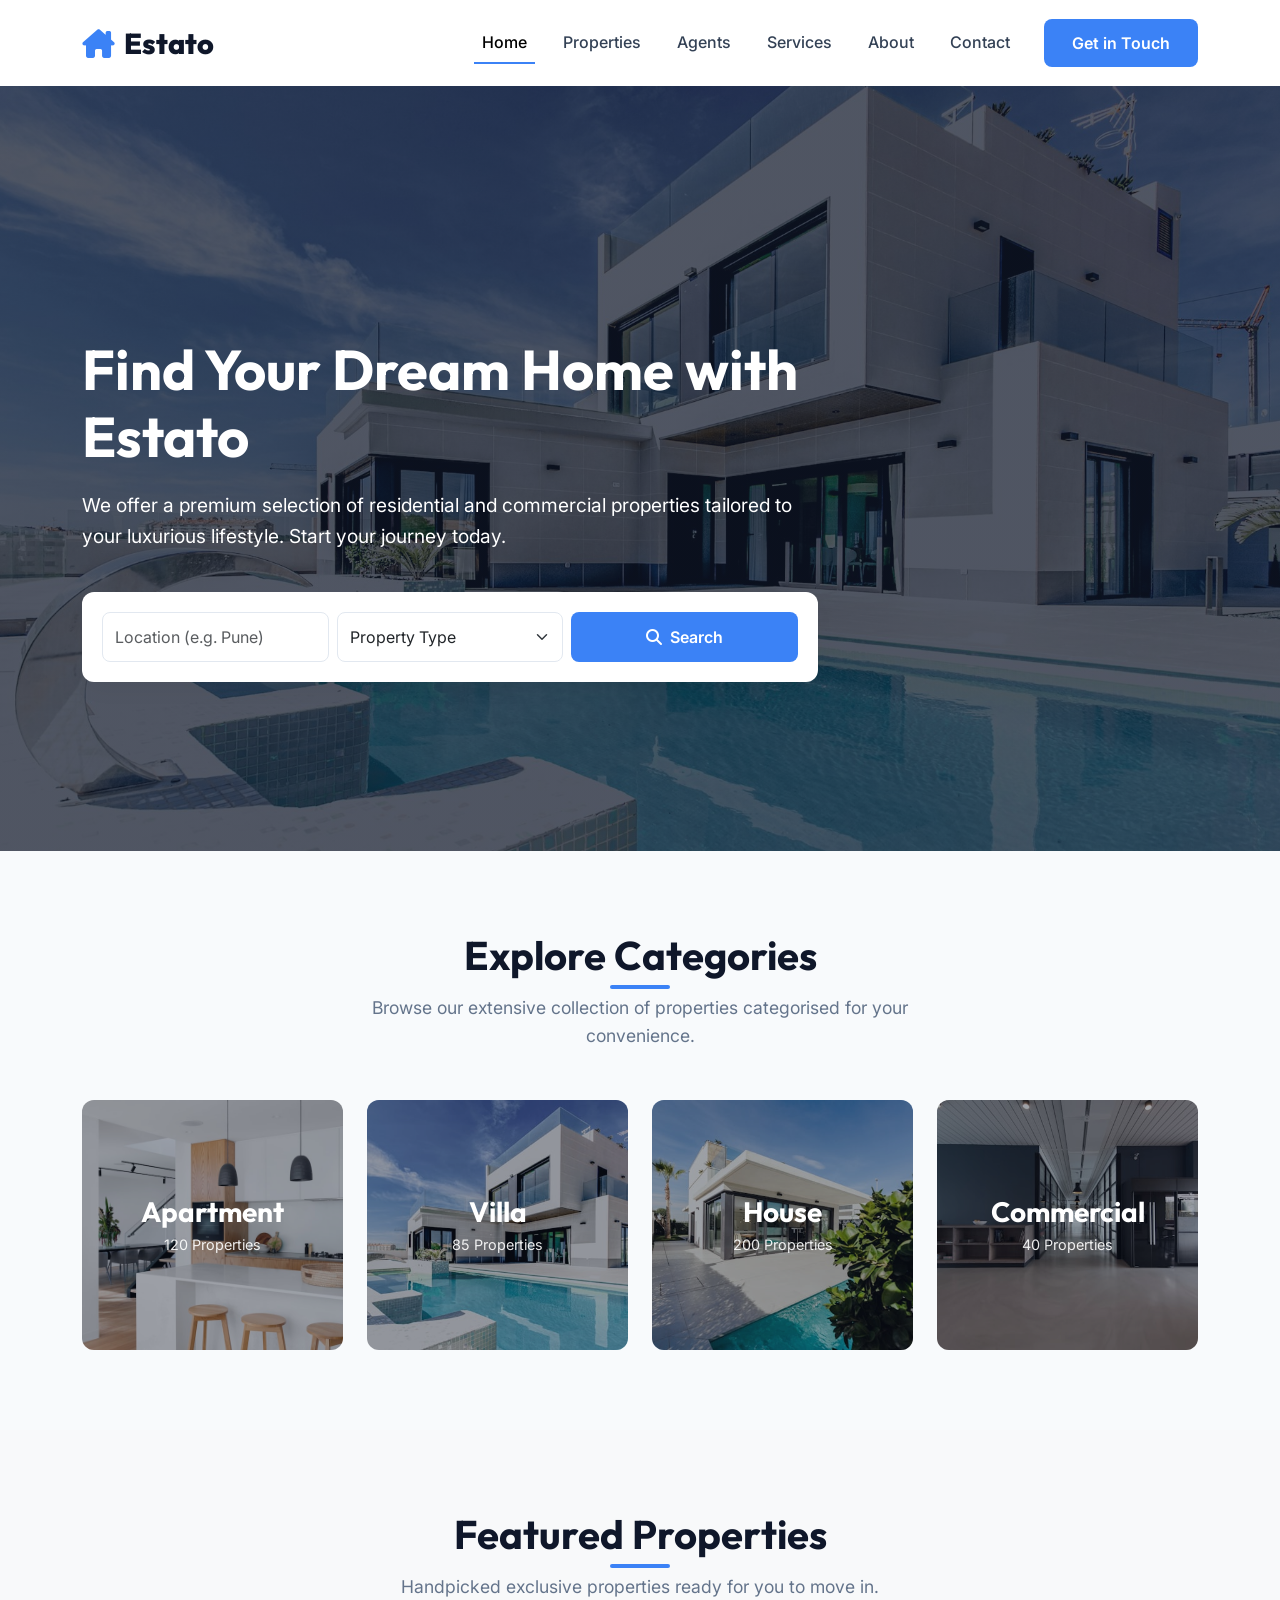
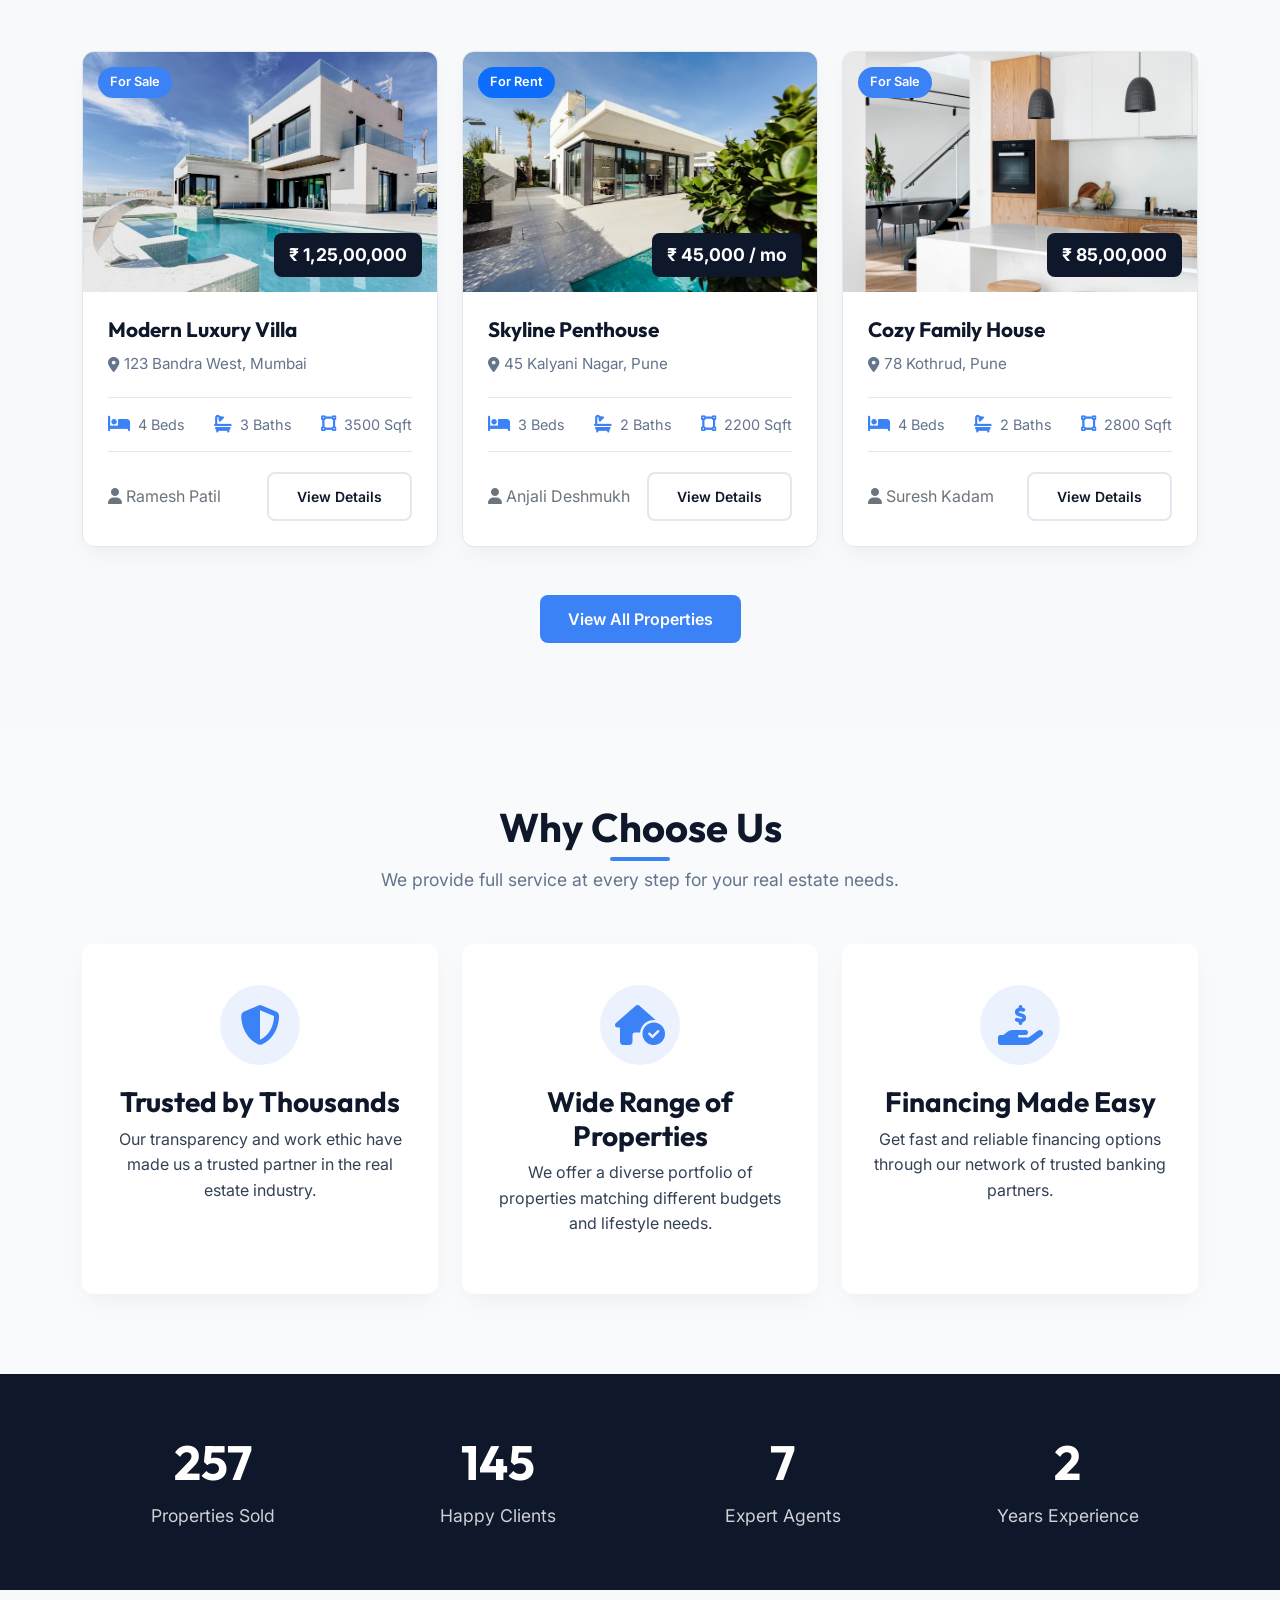
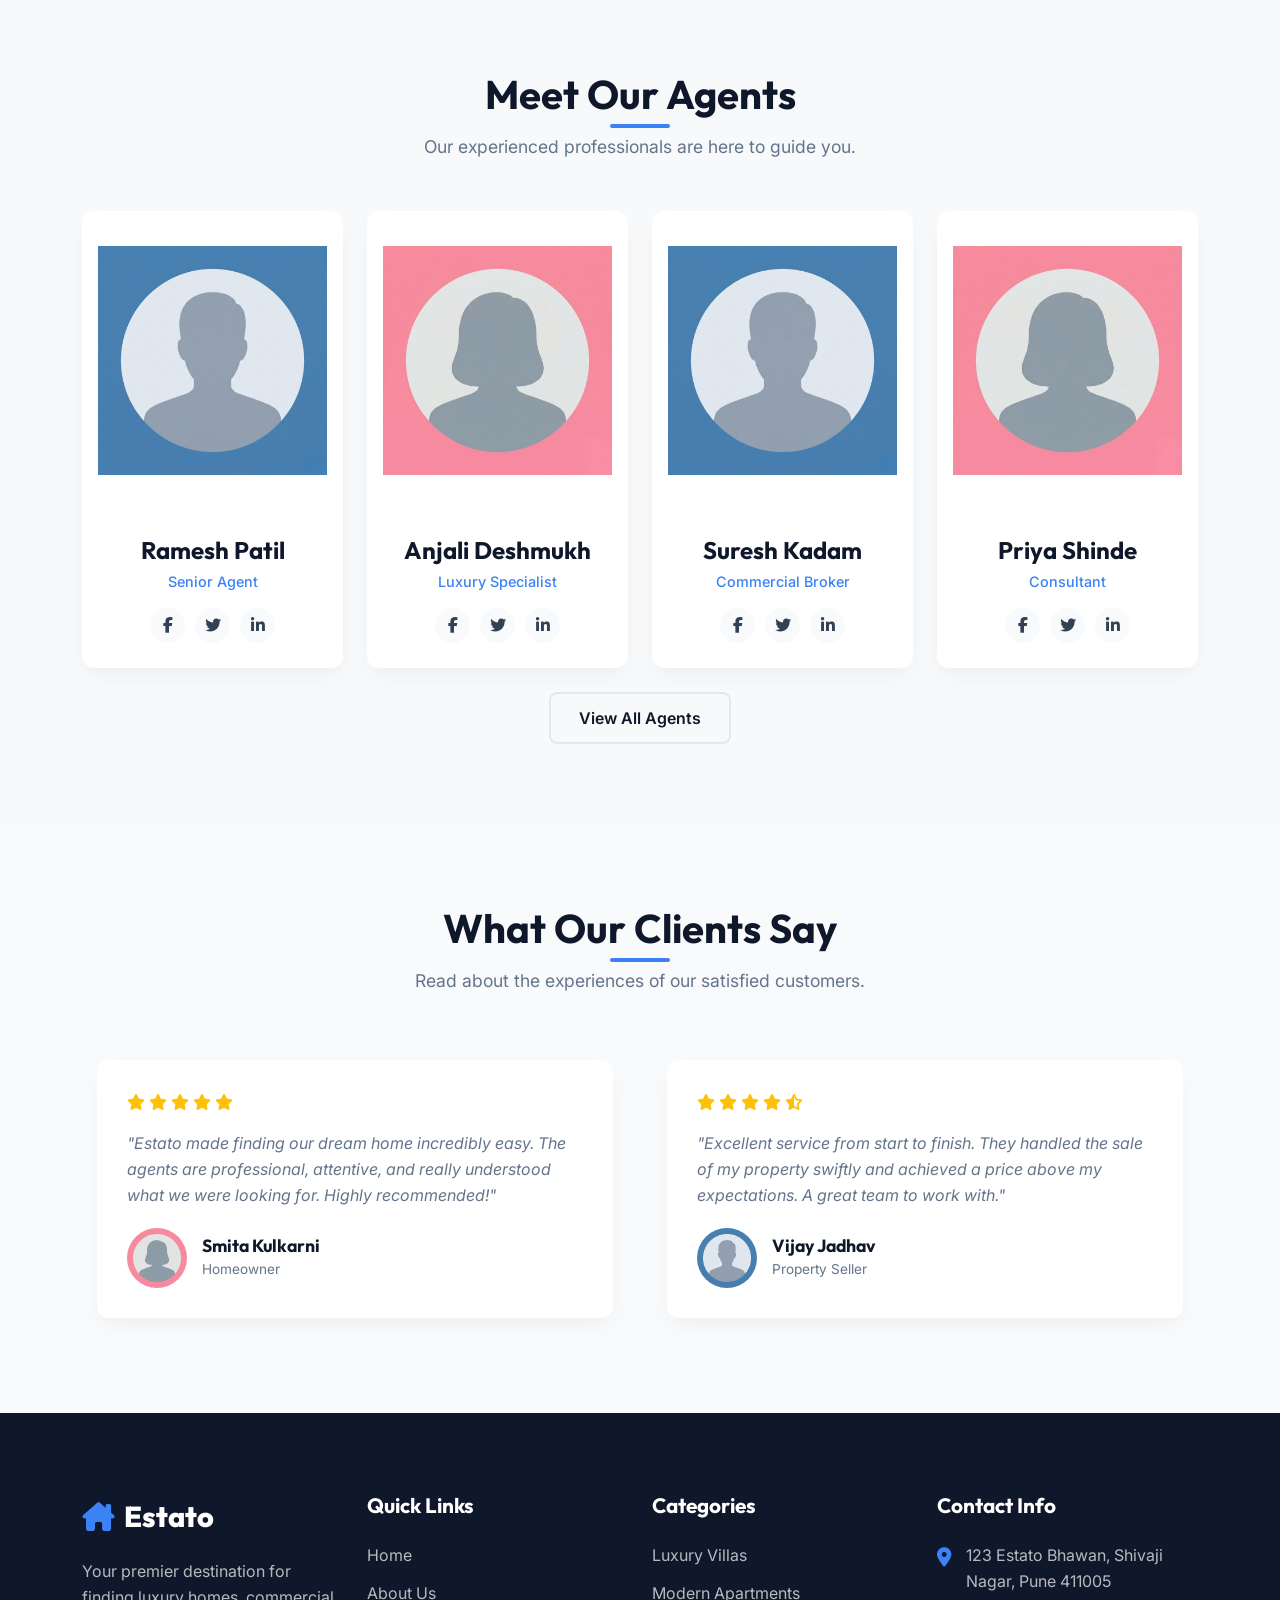
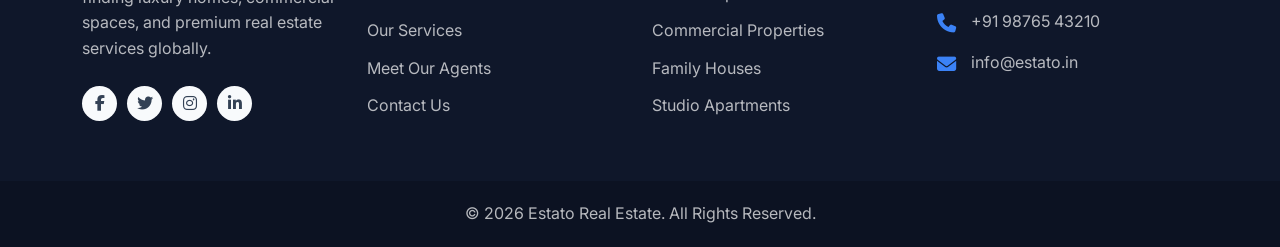
<file: index.html>
<!DOCTYPE html>
<html lang="en">
<head>
    <meta charset="UTF-8">
    <meta name="viewport" content="width=device-width, initial-scale=1.0">
    <title>Estato - Premium Real Estate</title>
    
    <!-- Bootstrap 5 CSS -->
    <link href="https://cdn.jsdelivr.net/npm/bootstrap@5.3.0/dist/css/bootstrap.min.css" rel="stylesheet">
    
    <!-- FontAwesome Icons -->
    <link rel="stylesheet" href="https://cdnjs.cloudflare.com/ajax/libs/font-awesome/6.4.0/css/all.min.css">
    
    <!-- Custom CSS -->
    <link rel="stylesheet" href="css/style.css">
    <link rel="stylesheet" href="css/responsive.css">
</head>
<body>

    <!-- Sticky Navbar -->
    <nav class="navbar navbar-expand-lg navbar-light bg-white">
        <div class="container">
            <a class="navbar-brand" href="index.html">
                <i class="fa-solid fa-house-chimney"></i> Estato
            </a>
            <button class="navbar-toggler" type="button" data-bs-toggle="collapse" data-bs-target="#navbarNav" aria-controls="navbarNav" aria-expanded="false" aria-label="Toggle navigation">
                <span class="navbar-toggler-icon"></span>
            </button>
            <div class="collapse navbar-collapse" id="navbarNav">
                <ul class="navbar-nav ms-auto">
                    <li class="nav-item">
                        <a class="nav-link active" href="index.html">Home</a>
                    </li>
                    <li class="nav-item">
                        <a class="nav-link" href="pages/properties.html">Properties</a>
                    </li>
                    <li class="nav-item">
                        <a class="nav-link" href="pages/agents.html">Agents</a>
                    </li>
                    <li class="nav-item">
                        <a class="nav-link" href="pages/services.html">Services</a>
                    </li>
                    <li class="nav-item">
                        <a class="nav-link" href="pages/about.html">About</a>
                    </li>
                    <li class="nav-item">
                        <a class="nav-link" href="pages/contact.html">Contact</a>
                    </li>
                </ul>
                <div class="d-none d-lg-block ms-3">
                    <a href="pages/contact.html" class="btn btn-custom-primary">Get in Touch</a>
                </div>
            </div>
        </div>
    </nav>

    <!-- Hero Banner with Property Search -->
    <section class="hero-section">
        <div class="container">
            <div class="row align-items-center">
                <div class="col-lg-8">
                    <div class="hero-content">
                        <h1>Find Your Dream Home with Estato</h1>
                        <p>We offer a premium selection of residential and commercial properties tailored to your luxurious lifestyle. Start your journey today.</p>
                        
                        <!-- Property Search Form -->
                        <form id="heroSearchForm" action="pages/properties.html" class="hero-search-form mt-4">
                            <div class="row g-2">
                                <div class="col-md-4">
                                    <input type="text" class="form-control" placeholder="Location (e.g. Pune)" id="heroSearchLocation">
                                </div>
                                <div class="col-md-4">
                                    <select class="form-select" id="heroSearchType">
                                        <option value="any" selected>Property Type</option>
                                        <option value="villa">Villa</option>
                                        <option value="apartment">Apartment</option>
                                        <option value="house">House</option>
                                        <option value="commercial">Commercial</option>
                                    </select>
                                </div>
                                <div class="col-md-4">
                                    <button type="submit" class="btn btn-custom-primary w-100 h-100 d-flex align-items-center justify-content-center">
                                        <i class="fa-solid fa-magnifying-glass"></i> Search
                                    </button>
                                </div>
                            </div>
                        </form>
                    </div>
                </div>
            </div>
        </div>
    </section>

    <!-- Property Categories -->
    <section class="section-padding">
        <div class="container">
            <div class="section-title">
                <h2>Explore Categories</h2>
                <p>Browse our extensive collection of properties categorised for your convenience.</p>
            </div>
            <div class="row g-4">
                <div class="col-md-3 col-sm-6">
                    <a href="pages/properties.html" class="category-card">
                        <img src="images/image_8.jpg" alt="Apartment">
                        <div class="category-content">
                            <h3>Apartment</h3>
                            <p>120 Properties</p>
                        </div>
                    </a>
                </div>
                <div class="col-md-3 col-sm-6">
                    <a href="pages/properties.html" class="category-card">
                        <img src="images/image_13.jpg" alt="Villa">
                        <div class="category-content">
                            <h3>Villa</h3>
                            <p>85 Properties</p>
                        </div>
                    </a>
                </div>
                <div class="col-md-3 col-sm-6">
                    <a href="pages/properties.html" class="category-card">
                        <img src="images/image_29.jpg" alt="House">
                        <div class="category-content">
                            <h3>House</h3>
                            <p>200 Properties</p>
                        </div>
                    </a>
                </div>
                <div class="col-md-3 col-sm-6">
                    <a href="pages/properties.html" class="category-card">
                        <img src="images/image_14.jpg" alt="Commercial">
                        <div class="category-content">
                            <h3>Commercial</h3>
                            <p>40 Properties</p>
                        </div>
                    </a>
                </div>
            </div>
        </div>
    </section>

    <!-- Featured Properties -->
    <section class="section-padding bg-light">
        <div class="container">
            <div class="section-title">
                <h2>Featured Properties</h2>
                <p>Handpicked exclusive properties ready for you to move in.</p>
            </div>
            <div class="row g-4">
                <!-- Property 1 -->
                <div class="col-lg-4 col-md-6">
                    <div class="property-card">
                        <div class="property-img">
                            <span class="property-badge">For Sale</span>
                            <span class="property-price">₹ 1,25,00,000</span>
                            <img src="images/image_9.jpg" alt="Luxury Villa">
                        </div>
                        <div class="property-content">
                            <h3 class="property-title"><a href="pages/property-details.html">Modern Luxury Villa</a></h3>
                            <div class="property-location">
                                <i class="fa-solid fa-location-dot"></i> 123 Bandra West, Mumbai
                            </div>
                            <div class="property-features">
                                <div class="feature-item"><i class="fa-solid fa-bed"></i> 4 Beds</div>
                                <div class="feature-item"><i class="fa-solid fa-bath"></i> 3 Baths</div>
                                <div class="feature-item"><i class="fa-solid fa-vector-square"></i> 3500 Sqft</div>
                            </div>
                            <div class="property-footer">
                                <span class="text-secondary"><i class="fa-solid fa-user"></i> Ramesh Patil</span>
                                <a href="pages/property-details.html" class="btn btn-custom-outline btn-sm">View Details</a>
                            </div>
                        </div>
                    </div>
                </div>
                <!-- Property 2 -->
                <div class="col-lg-4 col-md-6">
                    <div class="property-card">
                        <div class="property-img">
                            <span class="property-badge bg-primary">For Rent</span>
                            <span class="property-price">₹ 45,000 / mo</span>
                            <img src="images/image_2.jpg" alt="Penthouse">
                        </div>
                        <div class="property-content">
                            <h3 class="property-title"><a href="pages/property-details.html">Skyline Penthouse</a></h3>
                            <div class="property-location">
                                <i class="fa-solid fa-location-dot"></i> 45 Kalyani Nagar, Pune
                            </div>
                            <div class="property-features">
                                <div class="feature-item"><i class="fa-solid fa-bed"></i> 3 Beds</div>
                                <div class="feature-item"><i class="fa-solid fa-bath"></i> 2 Baths</div>
                                <div class="feature-item"><i class="fa-solid fa-vector-square"></i> 2200 Sqft</div>
                            </div>
                            <div class="property-footer">
                                <span class="text-secondary"><i class="fa-solid fa-user"></i> Anjali Deshmukh</span>
                                <a href="pages/property-details.html" class="btn btn-custom-outline btn-sm">View Details</a>
                            </div>
                        </div>
                    </div>
                </div>
                <!-- Property 3 -->
                <div class="col-lg-4 col-md-6">
                    <div class="property-card">
                        <div class="property-img">
                            <span class="property-badge">For Sale</span>
                            <span class="property-price">₹ 85,00,000</span>
                            <img src="images/image_10.jpg" alt="Family House">
                        </div>
                        <div class="property-content">
                            <h3 class="property-title"><a href="pages/property-details.html">Cozy Family House</a></h3>
                            <div class="property-location">
                                <i class="fa-solid fa-location-dot"></i> 78 Kothrud, Pune
                            </div>
                            <div class="property-features">
                                <div class="feature-item"><i class="fa-solid fa-bed"></i> 4 Beds</div>
                                <div class="feature-item"><i class="fa-solid fa-bath"></i> 2 Baths</div>
                                <div class="feature-item"><i class="fa-solid fa-vector-square"></i> 2800 Sqft</div>
                            </div>
                            <div class="property-footer">
                                <span class="text-secondary"><i class="fa-solid fa-user"></i> Suresh Kadam</span>
                                <a href="pages/property-details.html" class="btn btn-custom-outline btn-sm">View Details</a>
                            </div>
                        </div>
                    </div>
                </div>
            </div>
            <div class="text-center mt-5">
                <a href="pages/properties.html" class="btn btn-custom-primary">View All Properties</a>
            </div>
        </div>
    </section>

    <!-- Why Choose Us -->
    <section class="section-padding">
        <div class="container">
            <div class="section-title">
                <h2>Why Choose Us</h2>
                <p>We provide full service at every step for your real estate needs.</p>
            </div>
            <div class="row g-4">
                <div class="col-md-4">
                    <div class="feature-box">
                        <div class="icon-wrapper">
                            <i class="fa-solid fa-shield-halved"></i>
                        </div>
                        <h3>Trusted by Thousands</h3>
                        <p>Our transparency and work ethic have made us a trusted partner in the real estate industry.</p>
                    </div>
                </div>
                <div class="col-md-4">
                    <div class="feature-box">
                        <div class="icon-wrapper">
                            <i class="fa-solid fa-house-circle-check"></i>
                        </div>
                        <h3>Wide Range of Properties</h3>
                        <p>We offer a diverse portfolio of properties matching different budgets and lifestyle needs.</p>
                    </div>
                </div>
                <div class="col-md-4">
                    <div class="feature-box">
                        <div class="icon-wrapper">
                            <i class="fa-solid fa-hand-holding-dollar"></i>
                        </div>
                        <h3>Financing Made Easy</h3>
                        <p>Get fast and reliable financing options through our network of trusted banking partners.</p>
                    </div>
                </div>
            </div>
        </div>
    </section>

    <!-- Company Statistics Counter -->
    <section class="counter-section">
        <div class="container">
            <div class="row">
                <div class="col-md-3 col-6">
                    <div class="counter-item">
                        <h3 class="counter-value" data-target="1500">0</h3>
                        <p>Properties Sold</p>
                    </div>
                </div>
                <div class="col-md-3 col-6">
                    <div class="counter-item">
                        <h3 class="counter-value" data-target="850">0</h3>
                        <p>Happy Clients</p>
                    </div>
                </div>
                <div class="col-md-3 col-6">
                    <div class="counter-item">
                        <h3 class="counter-value" data-target="45">0</h3>
                        <p>Expert Agents</p>
                    </div>
                </div>
                <div class="col-md-3 col-6">
                    <div class="counter-item">
                        <h3 class="counter-value" data-target="15">0</h3>
                        <p>Years Experience</p>
                    </div>
                </div>
            </div>
        </div>
    </section>

    <!-- Featured Agents -->
    <section class="section-padding bg-light">
        <div class="container">
            <div class="section-title">
                <h2>Meet Our Agents</h2>
                <p>Our experienced professionals are here to guide you.</p>
            </div>
            <div class="row g-4">
                <!-- Agent 1 -->
                <div class="col-md-3 col-sm-6">
                    <div class="agent-card">
                        <div class="agent-img">
                            <img src="images/person1.jpeg" alt="Agent">
                        </div>
                        <div class="agent-info">
                            <h4>Ramesh Patil</h4>
                            <p>Senior Agent</p>
                            <div class="agent-social">
                                <a href="#"><i class="fa-brands fa-facebook-f"></i></a>
                                <a href="#"><i class="fa-brands fa-twitter"></i></a>
                                <a href="#"><i class="fa-brands fa-linkedin-in"></i></a>
                            </div>
                        </div>
                    </div>
                </div>
                <!-- Agent 2 -->
                <div class="col-md-3 col-sm-6">
                    <div class="agent-card">
                        <div class="agent-img">
                            <img src="images/person2.jpeg" alt="Agent">
                        </div>
                        <div class="agent-info">
                            <h4>Anjali Deshmukh</h4>
                            <p>Luxury Specialist</p>
                            <div class="agent-social">
                                <a href="#"><i class="fa-brands fa-facebook-f"></i></a>
                                <a href="#"><i class="fa-brands fa-twitter"></i></a>
                                <a href="#"><i class="fa-brands fa-linkedin-in"></i></a>
                            </div>
                        </div>
                    </div>
                </div>
                <!-- Agent 3 -->
                <div class="col-md-3 col-sm-6">
                    <div class="agent-card">
                        <div class="agent-img">
                            <img src="images/person1.jpeg" alt="Agent">
                        </div>
                        <div class="agent-info">
                            <h4>Suresh Kadam</h4>
                            <p>Commercial Broker</p>
                            <div class="agent-social">
                                <a href="#"><i class="fa-brands fa-facebook-f"></i></a>
                                <a href="#"><i class="fa-brands fa-twitter"></i></a>
                                <a href="#"><i class="fa-brands fa-linkedin-in"></i></a>
                            </div>
                        </div>
                    </div>
                </div>
                <!-- Agent 4 -->
                <div class="col-md-3 col-sm-6">
                    <div class="agent-card">
                        <div class="agent-img">
                            <img src="images/person2.jpeg" alt="Agent">
                        </div>
                        <div class="agent-info">
                            <h4>Priya Shinde</h4>
                            <p>Consultant</p>
                            <div class="agent-social">
                                <a href="#"><i class="fa-brands fa-facebook-f"></i></a>
                                <a href="#"><i class="fa-brands fa-twitter"></i></a>
                                <a href="#"><i class="fa-brands fa-linkedin-in"></i></a>
                            </div>
                        </div>
                    </div>
                </div>
            </div>
            <div class="text-center mt-4">
                <a href="pages/agents.html" class="btn btn-custom-outline">View All Agents</a>
            </div>
        </div>
    </section>

    <!-- Customer Testimonials -->
    <section class="section-padding">
        <div class="container">
            <div class="section-title">
                <h2>What Our Clients Say</h2>
                <p>Read about the experiences of our satisfied customers.</p>
            </div>
            <div class="row">
                <div class="col-md-6">
                    <div class="testimonial-card">
                        <div class="mb-3 text-warning">
                            <i class="fa-solid fa-star"></i>
                            <i class="fa-solid fa-star"></i>
                            <i class="fa-solid fa-star"></i>
                            <i class="fa-solid fa-star"></i>
                            <i class="fa-solid fa-star"></i>
                        </div>
                        <p class="testimonial-text">"Estato made finding our dream home incredibly easy. The agents are professional, attentive, and really understood what we were looking for. Highly recommended!"</p>
                        <div class="testimonial-author">
                            <img src="images/person2.jpeg" alt="Client">
                            <div>
                                <h5>Smita Kulkarni</h5>
                                <span>Homeowner</span>
                            </div>
                        </div>
                    </div>
                </div>
                <div class="col-md-6">
                    <div class="testimonial-card">
                        <div class="mb-3 text-warning">
                            <i class="fa-solid fa-star"></i>
                            <i class="fa-solid fa-star"></i>
                            <i class="fa-solid fa-star"></i>
                            <i class="fa-solid fa-star"></i>
                            <i class="fa-solid fa-star-half-stroke"></i>
                        </div>
                        <p class="testimonial-text">"Excellent service from start to finish. They handled the sale of my property swiftly and achieved a price above my expectations. A great team to work with."</p>
                        <div class="testimonial-author">
                            <img src="images/person1.jpeg" alt="Client">
                            <div>
                                <h5>Vijay Jadhav</h5>
                                <span>Property Seller</span>
                            </div>
                        </div>
                    </div>
                </div>
            </div>
        </div>
    </section>

    <!-- Footer -->
    <footer class="footer">
        <div class="container">
            <div class="row">
                <div class="col-lg-3 col-md-6 footer-widget">
                    <div class="footer-logo">
                        <i class="fa-solid fa-house-chimney"></i> Estato
                    </div>
                    <p>Your premier destination for finding luxury homes, commercial spaces, and premium real estate services globally.</p>
                    <div class="agent-social mt-4 justify-content-start">
                        <a href="#"><i class="fa-brands fa-facebook-f"></i></a>
                        <a href="#"><i class="fa-brands fa-twitter"></i></a>
                        <a href="#"><i class="fa-brands fa-instagram"></i></a>
                        <a href="#"><i class="fa-brands fa-linkedin-in"></i></a>
                    </div>
                </div>
                <div class="col-lg-3 col-md-6 footer-widget">
                    <h4>Quick Links</h4>
                    <ul class="footer-links">
                        <li><a href="index.html">Home</a></li>
                        <li><a href="pages/about.html" class="replace-page">About Us</a></li>
                        <li><a href="pages/services.html" class="replace-page">Our Services</a></li>
                        <li><a href="pages/agents.html" class="replace-page">Meet Our Agents</a></li>
                        <li><a href="pages/contact.html" class="replace-page">Contact Us</a></li>
                    </ul>
                </div>
                <div class="col-lg-3 col-md-6 footer-widget">
                    <h4>Categories</h4>
                    <ul class="footer-links">
                        <li><a href="pages/properties.html" class="replace-page">Luxury Villas</a></li>
                        <li><a href="pages/properties.html" class="replace-page">Modern Apartments</a></li>
                        <li><a href="pages/properties.html" class="replace-page">Commercial Properties</a></li>
                        <li><a href="pages/properties.html" class="replace-page">Family Houses</a></li>
                        <li><a href="pages/properties.html" class="replace-page">Studio Apartments</a></li>
                    </ul>
                </div>
                <div class="col-lg-3 col-md-6 footer-widget">
                    <h4>Contact Info</h4>
                    <ul class="footer-links footer-contact mt-4">
                        <li><i class="fa-solid fa-location-dot"></i> 123 Estato Bhawan, Shivaji Nagar, Pune 411005</li>
                        <li><i class="fa-solid fa-phone"></i> +91 98765 43210</li>
                        <li><i class="fa-solid fa-envelope"></i> info@estato.in</li>
                    </ul>
                </div>
            </div>
        </div>
        <div class="footer-bottom">
            <div class="container text-center">
                <p>&copy; 2026 Estato Real Estate. All Rights Reserved.</p>
            </div>
        </div>
    </footer>

    <!-- Scroll To Top -->
    <div class="scroll-top">
        <i class="fa-solid fa-arrow-up"></i>
    </div>

    <!-- Scripts -->
    <script src="https://code.jquery.com/jquery-3.7.0.min.js"></script>
    <script src="https://cdn.jsdelivr.net/npm/bootstrap@5.3.0/dist/js/bootstrap.bundle.min.js"></script>
    <script src="js/main.js"></script>
    <script src="js/validation.js"></script>
</body>
</html>
</file>
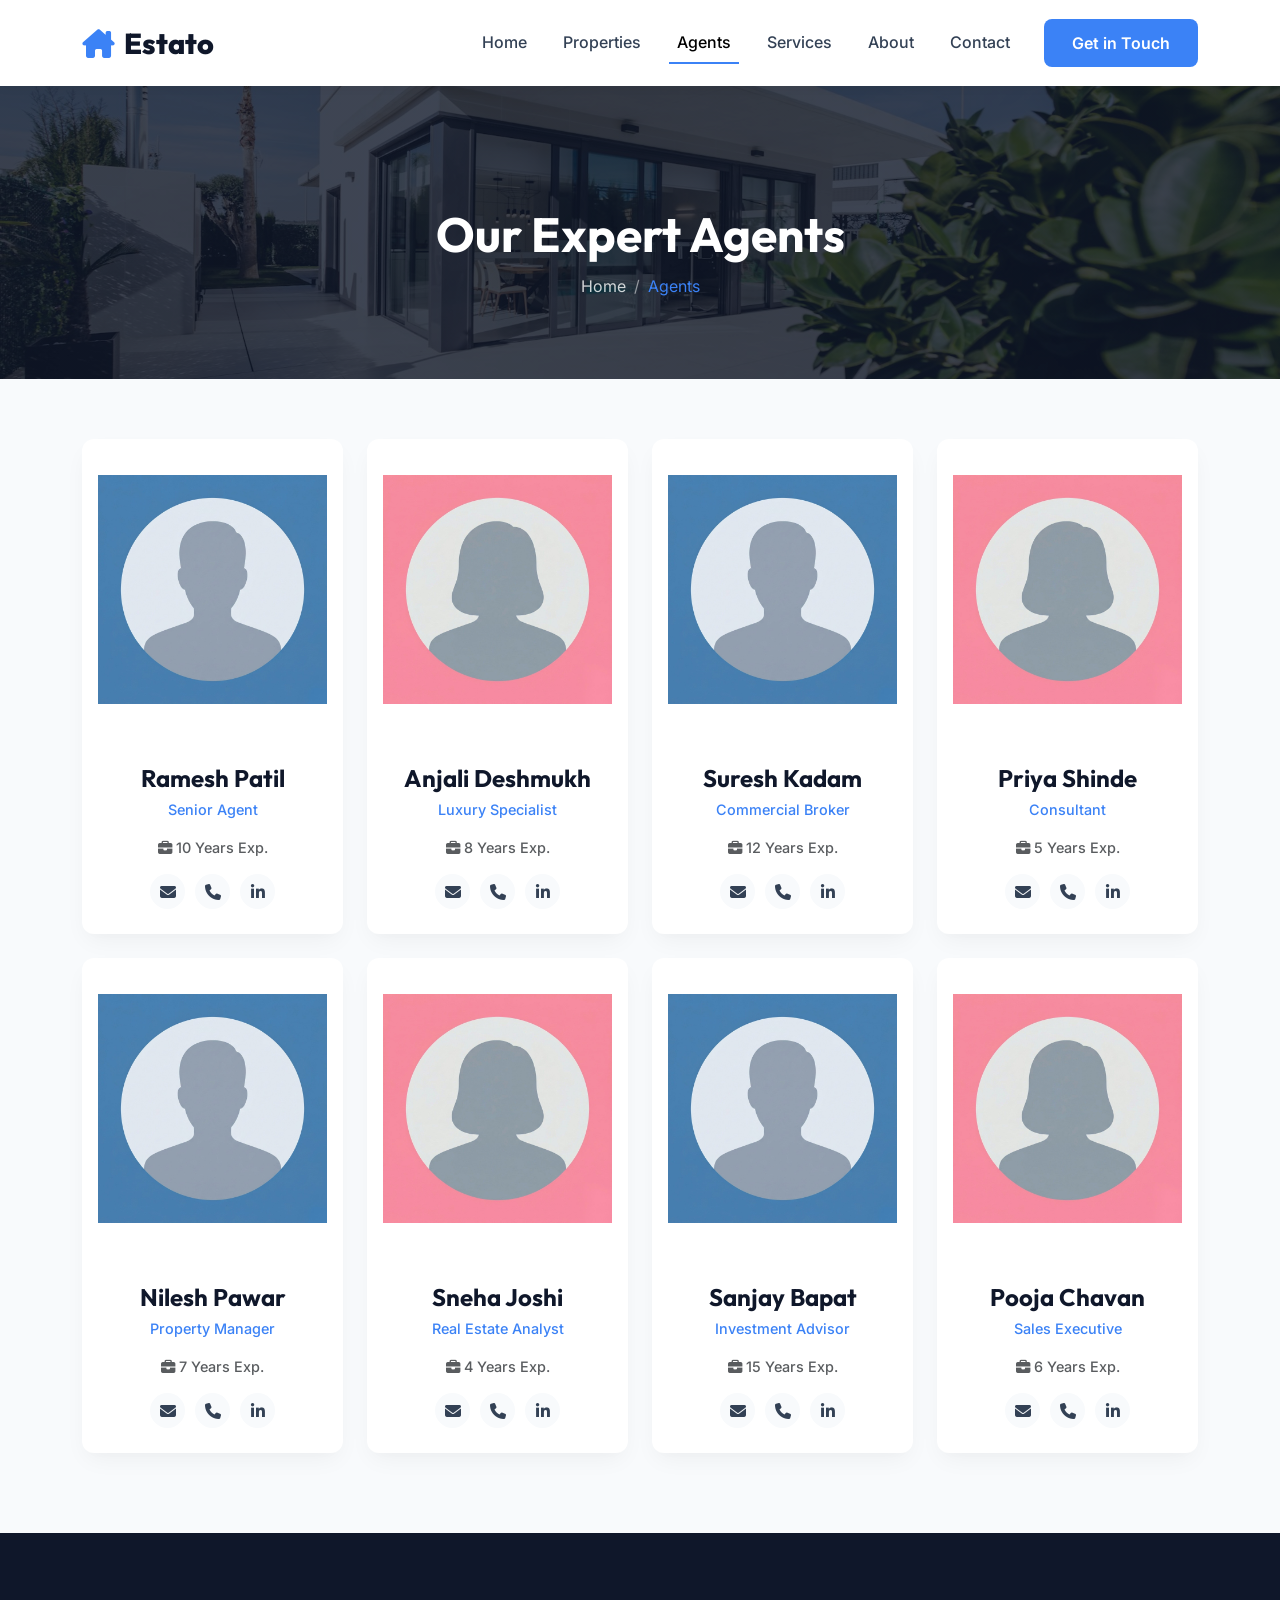
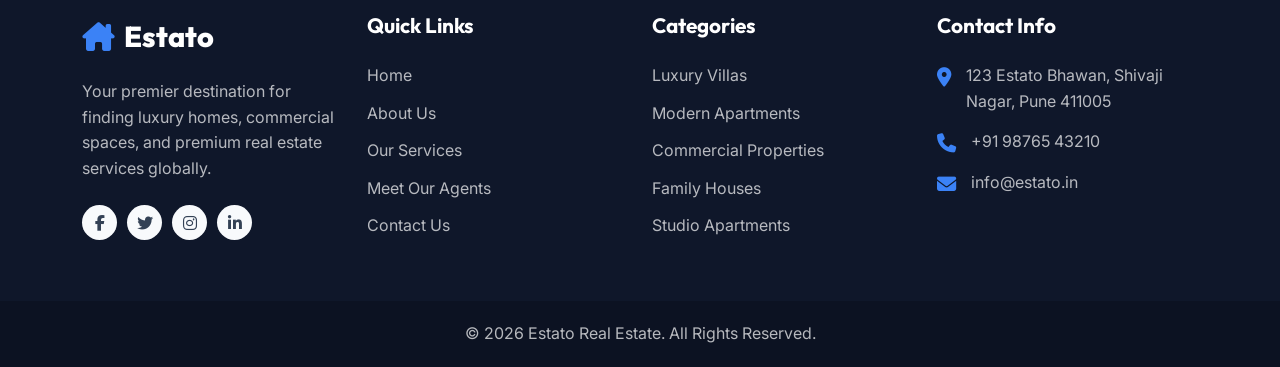
<file: pages/agents.html>
<!DOCTYPE html>
<html lang="en">
<head>
    <meta charset="UTF-8">
    <meta name="viewport" content="width=device-width, initial-scale=1.0">
    <title>Agents - Estato</title>
    
    <link href="https://cdn.jsdelivr.net/npm/bootstrap@5.3.0/dist/css/bootstrap.min.css" rel="stylesheet">
    <link rel="stylesheet" href="https://cdnjs.cloudflare.com/ajax/libs/font-awesome/6.4.0/css/all.min.css">
    <link rel="stylesheet" href="../css/style.css">
    <link rel="stylesheet" href="../css/responsive.css">
</head>
<body>

    <!-- Navbar -->
    <nav class="navbar navbar-expand-lg navbar-light bg-white">
        <div class="container">
            <a class="navbar-brand" href="../index.html">
                <i class="fa-solid fa-house-chimney"></i> Estato
            </a>
            <button class="navbar-toggler" type="button" data-bs-toggle="collapse" data-bs-target="#navbarNav">
                <span class="navbar-toggler-icon"></span>
            </button>
            <div class="collapse navbar-collapse" id="navbarNav">
                <ul class="navbar-nav ms-auto">
                    <li class="nav-item"><a class="nav-link" href="../index.html">Home</a></li>
                    <li class="nav-item"><a class="nav-link" href="properties.html">Properties</a></li>
                    <li class="nav-item"><a class="nav-link active" href="agents.html">Agents</a></li>
                    <li class="nav-item"><a class="nav-link" href="services.html">Services</a></li>
                    <li class="nav-item"><a class="nav-link" href="about.html">About</a></li>
                    <li class="nav-item"><a class="nav-link" href="contact.html">Contact</a></li>
                </ul>
                <div class="d-none d-lg-block ms-3">
                    <a href="contact.html" class="btn btn-custom-primary">Get in Touch</a>
                </div>
            </div>
        </div>
    </nav>

    <!-- Page Header -->
    <div class="page-header">
        <div class="container">
            <h1>Our Expert Agents</h1>
            <nav aria-label="breadcrumb">
                <ol class="breadcrumb">
                    <li class="breadcrumb-item"><a href="../index.html">Home</a></li>
                    <li class="breadcrumb-item active" aria-current="page">Agents</li>
                </ol>
            </nav>
        </div>
    </div>

    <!-- Agents Grid -->
    <section class="section-padding pt-0">
        <div class="container">
            <div class="row g-4">
                
                <!-- Agent 1 -->
                <div class="col-lg-3 col-md-4 col-sm-6">
                    <div class="agent-card">
                        <div class="agent-img">
                            <img src="../images/person1.jpeg" alt="Agent">
                        </div>
                        <div class="agent-info">
                            <h4>Ramesh Patil</h4>
                            <p>Senior Agent</p>
                            <p class="small text-muted"><i class="fa-solid fa-briefcase"></i> 10 Years Exp.</p>
                            <div class="agent-social">
                                <a href="#"><i class="fa-solid fa-envelope"></i></a>
                                <a href="#"><i class="fa-solid fa-phone"></i></a>
                                <a href="#"><i class="fa-brands fa-linkedin-in"></i></a>
                            </div>
                        </div>
                    </div>
                </div>

                <!-- Agent 2 -->
                <div class="col-lg-3 col-md-4 col-sm-6">
                    <div class="agent-card">
                        <div class="agent-img">
                            <img src="../images/person2.jpeg" alt="Agent">
                        </div>
                        <div class="agent-info">
                            <h4>Anjali Deshmukh</h4>
                            <p>Luxury Specialist</p>
                            <p class="small text-muted"><i class="fa-solid fa-briefcase"></i> 8 Years Exp.</p>
                            <div class="agent-social">
                                <a href="#"><i class="fa-solid fa-envelope"></i></a>
                                <a href="#"><i class="fa-solid fa-phone"></i></a>
                                <a href="#"><i class="fa-brands fa-linkedin-in"></i></a>
                            </div>
                        </div>
                    </div>
                </div>

                <!-- Agent 3 -->
                <div class="col-lg-3 col-md-4 col-sm-6">
                    <div class="agent-card">
                        <div class="agent-img">
                            <img src="../images/person1.jpeg" alt="Agent">
                        </div>
                        <div class="agent-info">
                            <h4>Suresh Kadam</h4>
                            <p>Commercial Broker</p>
                            <p class="small text-muted"><i class="fa-solid fa-briefcase"></i> 12 Years Exp.</p>
                            <div class="agent-social">
                                <a href="#"><i class="fa-solid fa-envelope"></i></a>
                                <a href="#"><i class="fa-solid fa-phone"></i></a>
                                <a href="#"><i class="fa-brands fa-linkedin-in"></i></a>
                            </div>
                        </div>
                    </div>
                </div>

                <!-- Agent 4 -->
                <div class="col-lg-3 col-md-4 col-sm-6">
                    <div class="agent-card">
                        <div class="agent-img">
                            <img src="../images/person2.jpeg" alt="Agent">
                        </div>
                        <div class="agent-info">
                            <h4>Priya Shinde</h4>
                            <p>Consultant</p>
                            <p class="small text-muted"><i class="fa-solid fa-briefcase"></i> 5 Years Exp.</p>
                            <div class="agent-social">
                                <a href="#"><i class="fa-solid fa-envelope"></i></a>
                                <a href="#"><i class="fa-solid fa-phone"></i></a>
                                <a href="#"><i class="fa-brands fa-linkedin-in"></i></a>
                            </div>
                        </div>
                    </div>
                </div>

                <!-- Agent 5 -->
                <div class="col-lg-3 col-md-4 col-sm-6">
                    <div class="agent-card">
                        <div class="agent-img">
                            <img src="../images/person1.jpeg" alt="Agent">
                        </div>
                        <div class="agent-info">
                            <h4>Nilesh Pawar</h4>
                            <p>Property Manager</p>
                            <p class="small text-muted"><i class="fa-solid fa-briefcase"></i> 7 Years Exp.</p>
                            <div class="agent-social">
                                <a href="#"><i class="fa-solid fa-envelope"></i></a>
                                <a href="#"><i class="fa-solid fa-phone"></i></a>
                                <a href="#"><i class="fa-brands fa-linkedin-in"></i></a>
                            </div>
                        </div>
                    </div>
                </div>

                <!-- Agent 6 -->
                <div class="col-lg-3 col-md-4 col-sm-6">
                    <div class="agent-card">
                        <div class="agent-img">
                            <img src="../images/person2.jpeg" alt="Agent">
                        </div>
                        <div class="agent-info">
                            <h4>Sneha Joshi</h4>
                            <p>Real Estate Analyst</p>
                            <p class="small text-muted"><i class="fa-solid fa-briefcase"></i> 4 Years Exp.</p>
                            <div class="agent-social">
                                <a href="#"><i class="fa-solid fa-envelope"></i></a>
                                <a href="#"><i class="fa-solid fa-phone"></i></a>
                                <a href="#"><i class="fa-brands fa-linkedin-in"></i></a>
                            </div>
                        </div>
                    </div>
                </div>

                <!-- Agent 7 -->
                <div class="col-lg-3 col-md-4 col-sm-6">
                    <div class="agent-card">
                        <div class="agent-img">
                            <img src="../images/person1.jpeg" alt="Agent">
                        </div>
                        <div class="agent-info">
                            <h4>Sanjay Bapat</h4>
                            <p>Investment Advisor</p>
                            <p class="small text-muted"><i class="fa-solid fa-briefcase"></i> 15 Years Exp.</p>
                            <div class="agent-social">
                                <a href="#"><i class="fa-solid fa-envelope"></i></a>
                                <a href="#"><i class="fa-solid fa-phone"></i></a>
                                <a href="#"><i class="fa-brands fa-linkedin-in"></i></a>
                            </div>
                        </div>
                    </div>
                </div>

                <!-- Agent 8 -->
                <div class="col-lg-3 col-md-4 col-sm-6">
                    <div class="agent-card">
                        <div class="agent-img">
                            <img src="../images/person2.jpeg" alt="Agent">
                        </div>
                        <div class="agent-info">
                            <h4>Pooja Chavan</h4>
                            <p>Sales Executive</p>
                            <p class="small text-muted"><i class="fa-solid fa-briefcase"></i> 6 Years Exp.</p>
                            <div class="agent-social">
                                <a href="#"><i class="fa-solid fa-envelope"></i></a>
                                <a href="#"><i class="fa-solid fa-phone"></i></a>
                                <a href="#"><i class="fa-brands fa-linkedin-in"></i></a>
                            </div>
                        </div>
                    </div>
                </div>
            </div>
        </div>
    </section>

    <!-- Footer Placeholder -->
    <!-- Re-use the footer from index.html here -->
    <footer class="footer">
        <div class="container">
            <div class="row">
                <div class="col-lg-3 col-md-6 footer-widget">
                    <div class="footer-logo">
                        <i class="fa-solid fa-house-chimney"></i> Estato
                    </div>
                    <p>Your premier destination for finding luxury homes, commercial spaces, and premium real estate services globally.</p>
                    <div class="agent-social mt-4 justify-content-start">
                        <a href="#"><i class="fa-brands fa-facebook-f"></i></a>
                        <a href="#"><i class="fa-brands fa-twitter"></i></a>
                        <a href="#"><i class="fa-brands fa-instagram"></i></a>
                        <a href="#"><i class="fa-brands fa-linkedin-in"></i></a>
                    </div>
                </div>
                <div class="col-lg-3 col-md-6 footer-widget">
                    <h4>Quick Links</h4>
                    <ul class="footer-links">
                        <li><a href="../index.html">Home</a></li>
                        <li><a href="about.html" class="replace-page">About Us</a></li>
                        <li><a href="services.html" class="replace-page">Our Services</a></li>
                        <li><a href="agents.html" class="replace-page">Meet Our Agents</a></li>
                        <li><a href="contact.html" class="replace-page">Contact Us</a></li>
                    </ul>
                </div>
                <div class="col-lg-3 col-md-6 footer-widget">
                    <h4>Categories</h4>
                    <ul class="footer-links">
                        <li><a href="properties.html" class="replace-page">Luxury Villas</a></li>
                        <li><a href="properties.html" class="replace-page">Modern Apartments</a></li>
                        <li><a href="properties.html" class="replace-page">Commercial Properties</a></li>
                        <li><a href="properties.html" class="replace-page">Family Houses</a></li>
                        <li><a href="properties.html" class="replace-page">Studio Apartments</a></li>
                    </ul>
                </div>
                <div class="col-lg-3 col-md-6 footer-widget">
                    <h4>Contact Info</h4>
                    <ul class="footer-links footer-contact mt-4">
                        <li><i class="fa-solid fa-location-dot"></i> 123 Estato Bhawan, Shivaji Nagar, Pune 411005</li>
                        <li><i class="fa-solid fa-phone"></i> +91 98765 43210</li>
                        <li><i class="fa-solid fa-envelope"></i> info@estato.in</li>
                    </ul>
                </div>
            </div>
        </div>
        <div class="footer-bottom">
            <div class="container text-center">
                <p>&copy; 2026 Estato Real Estate. All Rights Reserved.</p>
            </div>
        </div>
    </footer>

    <!-- Scroll To Top -->
    <div class="scroll-top"><i class="fa-solid fa-arrow-up"></i></div>

    <script src="https://code.jquery.com/jquery-3.7.0.min.js"></script>
    <script src="https://cdn.jsdelivr.net/npm/bootstrap@5.3.0/dist/js/bootstrap.bundle.min.js"></script>
    <script src="../js/main.js"></script>
</body>
</html>
</file>
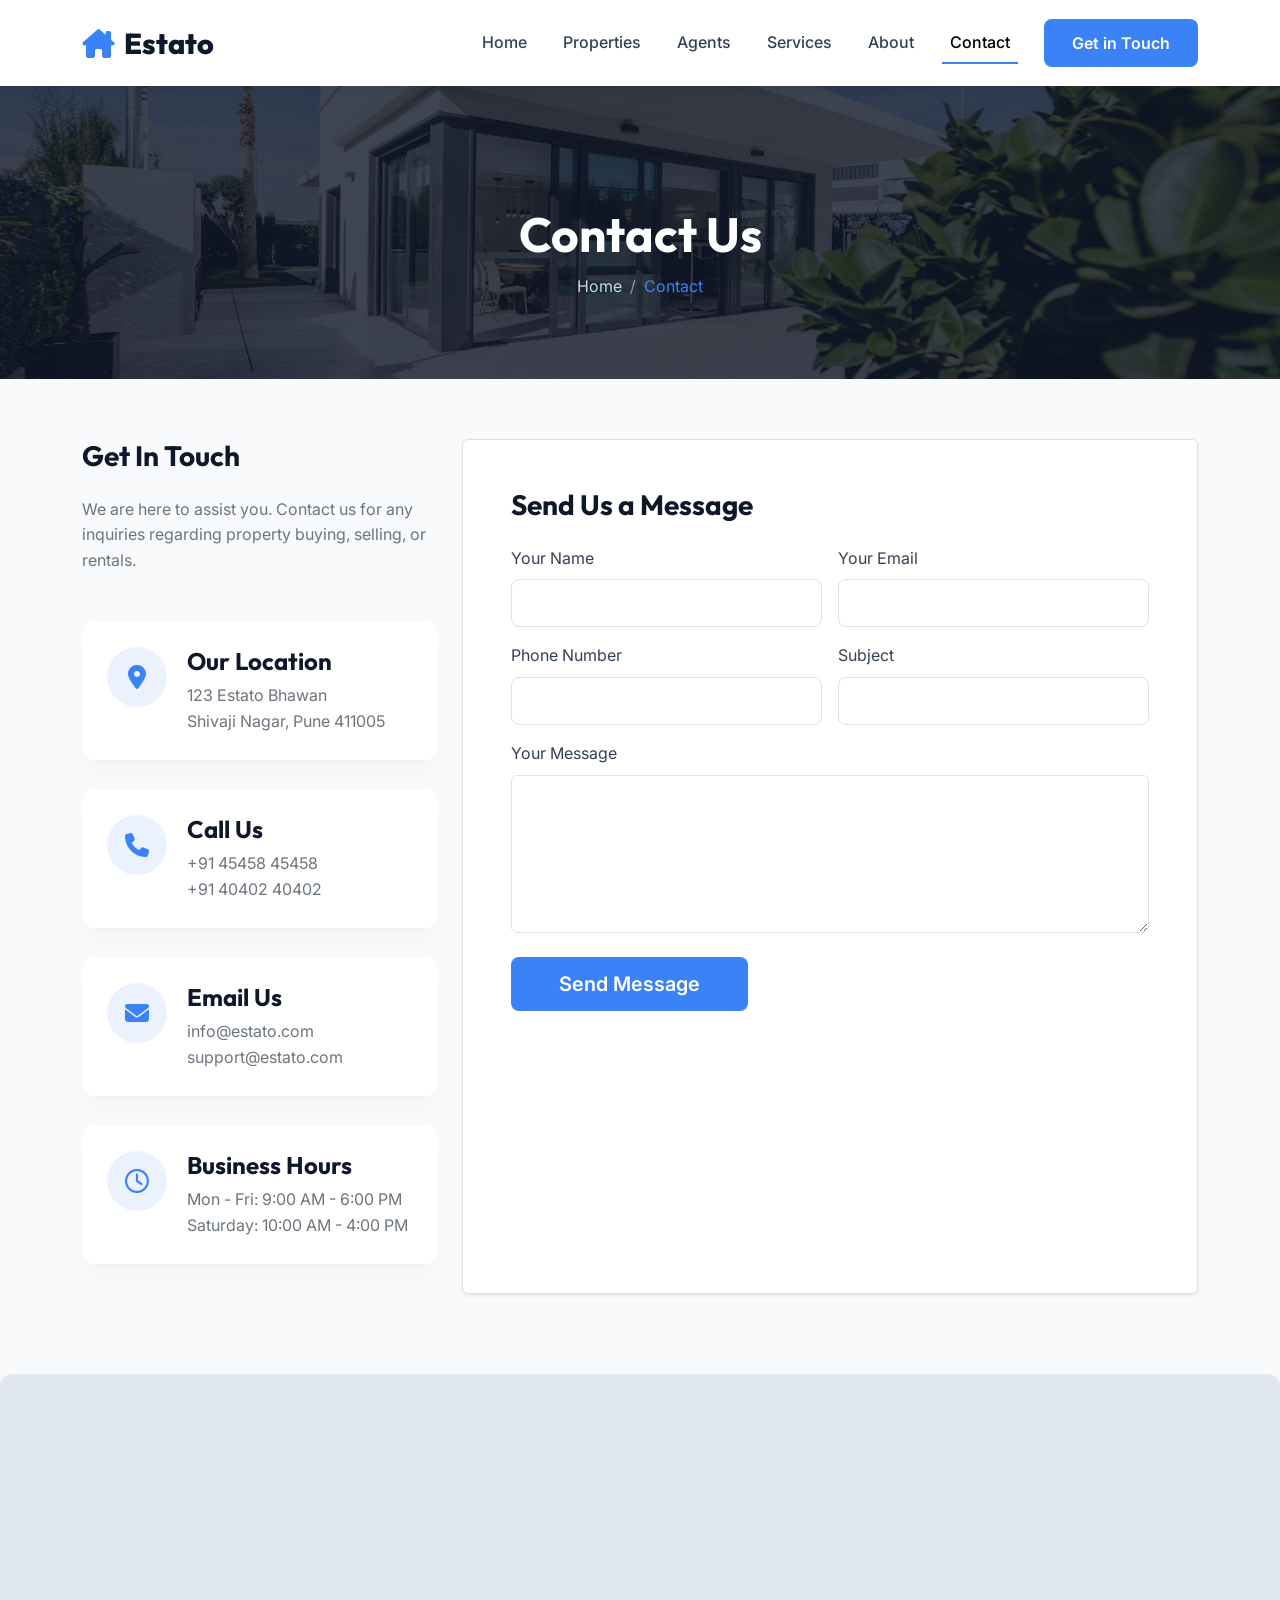
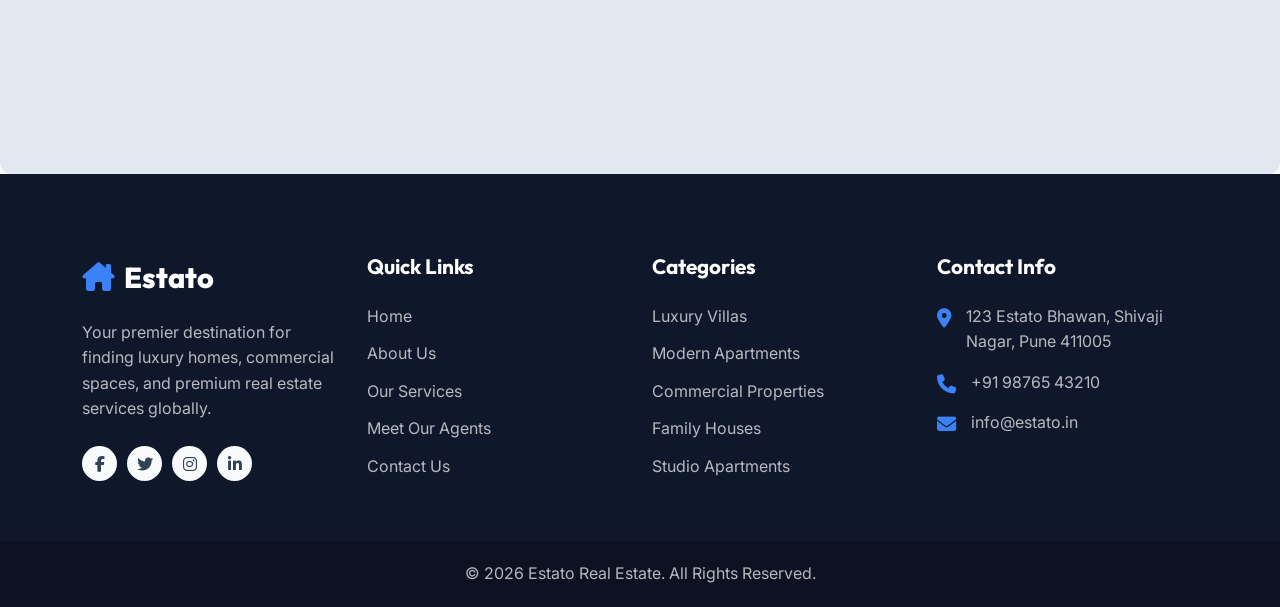
<file: pages/contact.html>
<!DOCTYPE html>
<html lang="en">
<head>
    <meta charset="UTF-8">
    <meta name="viewport" content="width=device-width, initial-scale=1.0">
    <title>Contact Us - Estato</title>
    
    <link href="https://cdn.jsdelivr.net/npm/bootstrap@5.3.0/dist/css/bootstrap.min.css" rel="stylesheet">
    <link rel="stylesheet" href="https://cdnjs.cloudflare.com/ajax/libs/font-awesome/6.4.0/css/all.min.css">
    <link rel="stylesheet" href="../css/style.css">
    <link rel="stylesheet" href="../css/responsive.css">
</head>
<body>

    <!-- Navbar -->
    <nav class="navbar navbar-expand-lg navbar-light bg-white">
        <div class="container">
            <a class="navbar-brand" href="../index.html">
                <i class="fa-solid fa-house-chimney"></i> Estato
            </a>
            <button class="navbar-toggler" type="button" data-bs-toggle="collapse" data-bs-target="#navbarNav">
                <span class="navbar-toggler-icon"></span>
            </button>
            <div class="collapse navbar-collapse" id="navbarNav">
                <ul class="navbar-nav ms-auto">
                    <li class="nav-item"><a class="nav-link" href="../index.html">Home</a></li>
                    <li class="nav-item"><a class="nav-link" href="properties.html">Properties</a></li>
                    <li class="nav-item"><a class="nav-link" href="agents.html">Agents</a></li>
                    <li class="nav-item"><a class="nav-link" href="services.html">Services</a></li>
                    <li class="nav-item"><a class="nav-link" href="about.html">About</a></li>
                    <li class="nav-item"><a class="nav-link active" href="contact.html">Contact</a></li>
                </ul>
                <div class="d-none d-lg-block ms-3">
                    <a href="contact.html" class="btn btn-custom-primary">Get in Touch</a>
                </div>
            </div>
        </div>
    </nav>

    <!-- Page Header -->
    <div class="page-header">
        <div class="container">
            <h1>Contact Us</h1>
            <nav aria-label="breadcrumb">
                <ol class="breadcrumb">
                    <li class="breadcrumb-item"><a href="../index.html">Home</a></li>
                    <li class="breadcrumb-item active" aria-current="page">Contact</li>
                </ol>
            </nav>
        </div>
    </div>

    <!-- Contact Info & Form -->
    <section class="section-padding pt-0">
        <div class="container">
            <div class="row">
                <!-- Contact Info -->
                <div class="col-lg-4 mb-5 mb-lg-0">
                    <h3 class="mb-4">Get In Touch</h3>
                    <p class="text-secondary mb-5">We are here to assist you. Contact us for any inquiries regarding property buying, selling, or rentals.</p>
                    
                    <div class="contact-info-card">
                        <div class="icon">
                            <i class="fa-solid fa-location-dot"></i>
                        </div>
                        <div>
                            <h4>Our Location</h4>
                            <p class="text-secondary mb-0">123 Estato Bhawan<br>Shivaji Nagar, Pune 411005</p>
                        </div>
                    </div>
                    
                    <div class="contact-info-card">
                        <div class="icon">
                            <i class="fa-solid fa-phone"></i>
                        </div>
                        <div>
                            <h4>Call Us</h4>
                            <p class="text-secondary mb-0">+91 45458 45458 <br>+91 40402 40402</p>
                        </div>
                    </div>

                    <div class="contact-info-card">
                        <div class="icon">
                            <i class="fa-solid fa-envelope"></i>
                        </div>
                        <div>
                            <h4>Email Us</h4>
                            <p class="text-secondary mb-0">info@estato.com<br>support@estato.com</p>
                        </div>
                    </div>

                    <div class="contact-info-card">
                        <div class="icon">
                            <i class="fa-regular fa-clock"></i>
                        </div>
                        <div>
                            <h4>Business Hours</h4>
                            <p class="text-secondary mb-0">Mon - Fri: 9:00 AM - 6:00 PM<br>Saturday: 10:00 AM - 4:00 PM</p>
                        </div>
                    </div>
                </div>

                <!-- Inquiry Form -->
                <div class="col-lg-8">
                    <div class="bg-white p-4 p-md-5 rounded shadow-sm border h-100">
                        <h3 class="mb-4">Send Us a Message</h3>
                        <form class="needs-validation" novalidate>
                            <div class="row g-3">
                                <div class="col-md-6">
                                    <label class="form-label">Your Name</label>
                                    <input type="text" name="name" class="form-control form-control-lg" required>
                                    <div class="invalid-feedback">Please enter your name.</div>
                                </div>
                                <div class="col-md-6">
                                    <label class="form-label">Your Email</label>
                                    <input type="email" name="email" class="form-control form-control-lg" required>
                                    <div class="invalid-feedback">Please enter a valid email address.</div>
                                </div>
                                <div class="col-md-6">
                                    <label class="form-label">Phone Number</label>
                                    <input type="text" name="phone" class="form-control form-control-lg" required>
                                    <div class="invalid-feedback">Please enter a valid phone number.</div>
                                </div>
                                <div class="col-md-6">
                                    <label class="form-label">Subject</label>
                                    <input type="text" name="subject" class="form-control form-control-lg" required>
                                    <div class="invalid-feedback">Please enter a subject.</div>
                                </div>
                                <div class="col-12">
                                    <label class="form-label">Your Message</label>
                                    <textarea name="message" class="form-control" rows="6" required></textarea>
                                    <div class="invalid-feedback">Please enter your message.</div>
                                </div>
                                <div class="col-12 mt-4">
                                    <button type="submit" class="btn btn-custom-primary btn-lg px-5">Send Message</button>
                                </div>
                            </div>
                        </form>
                    </div>
                </div>
            </div>
        </div>
    </section>

    <!-- Google Map Placeholder -->
    <section>
        <div class="map-placeholder">
            <!-- <h3>Google Map Embedding Area</h3>
            <p>123 Estato Bhawan, Shivaji Nagar, Pune 411005</p> -->
            <iframe src="https://www.google.com/maps/embed?pb=!1m14!1m12!1m3!1d30263.284407799292!2d73.85371475081256!3d18.532943884005977!2m3!1f0!2f0!3f0!3m2!1i1024!2i768!4f13.1!5e0!3m2!1sen!2sin!4v1781445394654!5m2!1sen!2sin" width="600" height="450" style="border:0;" allowfullscreen="" loading="lazy" referrerpolicy="no-referrer-when-downgrade"></iframe>
        </div>
    </section>

    <!-- Footer Placeholder -->
    <footer class="footer">
        <div class="container">
            <div class="row">
                <div class="col-lg-3 col-md-6 footer-widget">
                    <div class="footer-logo">
                        <i class="fa-solid fa-house-chimney"></i> Estato
                    </div>
                    <p>Your premier destination for finding luxury homes, commercial spaces, and premium real estate services globally.</p>
                    <div class="agent-social mt-4 justify-content-start">
                        <a href="#"><i class="fa-brands fa-facebook-f"></i></a>
                        <a href="#"><i class="fa-brands fa-twitter"></i></a>
                        <a href="#"><i class="fa-brands fa-instagram"></i></a>
                        <a href="#"><i class="fa-brands fa-linkedin-in"></i></a>
                    </div>
                </div>
                <div class="col-lg-3 col-md-6 footer-widget">
                    <h4>Quick Links</h4>
                    <ul class="footer-links">
                        <li><a href="../index.html">Home</a></li>
                        <li><a href="about.html" class="replace-page">About Us</a></li>
                        <li><a href="services.html" class="replace-page">Our Services</a></li>
                        <li><a href="agents.html" class="replace-page">Meet Our Agents</a></li>
                        <li><a href="contact.html" class="replace-page">Contact Us</a></li>
                    </ul>
                </div>
                <div class="col-lg-3 col-md-6 footer-widget">
                    <h4>Categories</h4>
                    <ul class="footer-links">
                        <li><a href="properties.html" class="replace-page">Luxury Villas</a></li>
                        <li><a href="properties.html" class="replace-page">Modern Apartments</a></li>
                        <li><a href="properties.html" class="replace-page">Commercial Properties</a></li>
                        <li><a href="properties.html" class="replace-page">Family Houses</a></li>
                        <li><a href="properties.html" class="replace-page">Studio Apartments</a></li>
                    </ul>
                </div>
                <div class="col-lg-3 col-md-6 footer-widget">
                    <h4>Contact Info</h4>
                    <ul class="footer-links footer-contact mt-4">
                        <li><i class="fa-solid fa-location-dot"></i> 123 Estato Bhawan, Shivaji Nagar, Pune 411005</li>
                        <li><i class="fa-solid fa-phone"></i> +91 98765 43210</li>
                        <li><i class="fa-solid fa-envelope"></i> info@estato.in</li>
                    </ul>
                </div>
            </div>
        </div>
        <div class="footer-bottom">
            <div class="container text-center">
                <p>&copy; 2026 Estato Real Estate. All Rights Reserved.</p>
            </div>
        </div>
    </footer>

    <!-- Scroll To Top -->
    <div class="scroll-top"><i class="fa-solid fa-arrow-up"></i></div>

    <script src="https://code.jquery.com/jquery-3.7.0.min.js"></script>
    <script src="https://cdn.jsdelivr.net/npm/bootstrap@5.3.0/dist/js/bootstrap.bundle.min.js"></script>
    <script src="../js/main.js"></script>
    <script src="../js/validation.js"></script>
</body>
</html>
</file>
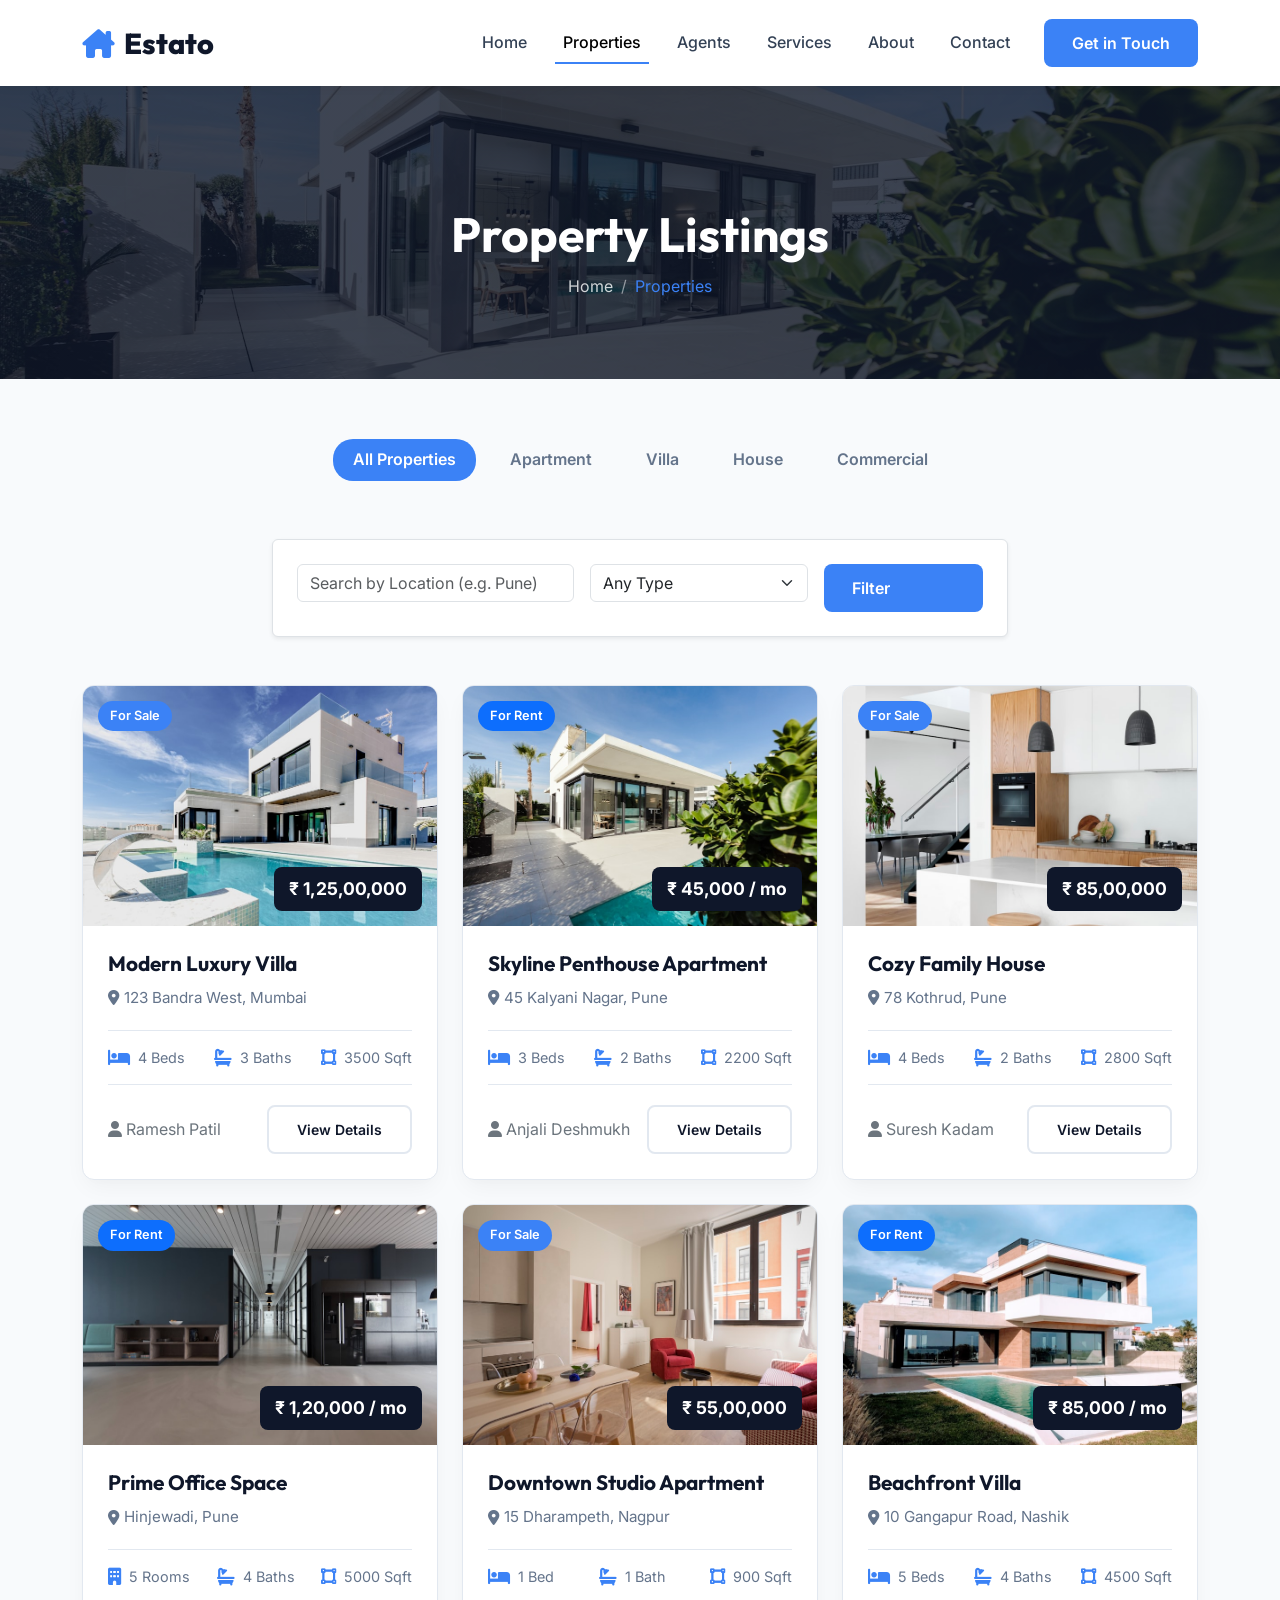
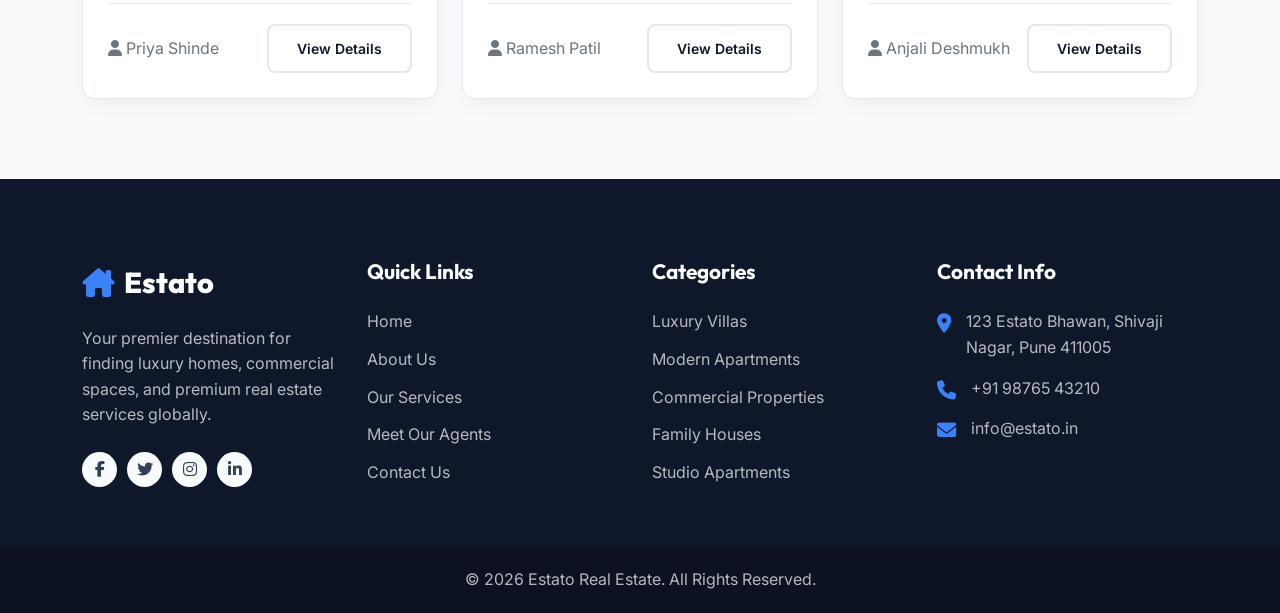
<file: pages/properties.html>
<!DOCTYPE html>
<html lang="en">
<head>
    <meta charset="UTF-8">
    <meta name="viewport" content="width=device-width, initial-scale=1.0">
    <title>Properties - Estato</title>
    
    <link href="https://cdn.jsdelivr.net/npm/bootstrap@5.3.0/dist/css/bootstrap.min.css" rel="stylesheet">
    <link rel="stylesheet" href="https://cdnjs.cloudflare.com/ajax/libs/font-awesome/6.4.0/css/all.min.css">
    <link rel="stylesheet" href="../css/style.css">
    <link rel="stylesheet" href="../css/responsive.css">
</head>
<body>

    <!-- Navbar -->
    <nav class="navbar navbar-expand-lg navbar-light bg-white">
        <div class="container">
            <a class="navbar-brand" href="../index.html">
                <i class="fa-solid fa-house-chimney"></i> Estato
            </a>
            <button class="navbar-toggler" type="button" data-bs-toggle="collapse" data-bs-target="#navbarNav">
                <span class="navbar-toggler-icon"></span>
            </button>
            <div class="collapse navbar-collapse" id="navbarNav">
                <ul class="navbar-nav ms-auto">
                    <li class="nav-item"><a class="nav-link" href="../index.html">Home</a></li>
                    <li class="nav-item"><a class="nav-link active" href="properties.html">Properties</a></li>
                    <li class="nav-item"><a class="nav-link" href="agents.html">Agents</a></li>
                    <li class="nav-item"><a class="nav-link" href="services.html">Services</a></li>
                    <li class="nav-item"><a class="nav-link" href="about.html">About</a></li>
                    <li class="nav-item"><a class="nav-link" href="contact.html">Contact</a></li>
                </ul>
                <div class="d-none d-lg-block ms-3">
                    <a href="contact.html" class="btn btn-custom-primary">Get in Touch</a>
                </div>
            </div>
        </div>
    </nav>

    <!-- Page Header -->
    <div class="page-header">
        <div class="container">
            <h1>Property Listings</h1>
            <nav aria-label="breadcrumb">
                <ol class="breadcrumb">
                    <li class="breadcrumb-item"><a href="../index.html">Home</a></li>
                    <li class="breadcrumb-item active" aria-current="page">Properties</li>
                </ol>
            </nav>
        </div>
    </div>

    <!-- Properties Grid & Filtering -->
    <section class="section-padding pt-0">
        <div class="container">
            
            <!-- Filters -->
            <div class="row mb-5">
                <div class="col-lg-8 mx-auto text-center">
                    <div class="filter-controls">
                        <button class="filter-btn active" data-filter="all">All Properties</button>
                        <button class="filter-btn" data-filter="apartment">Apartment</button>
                        <button class="filter-btn" data-filter="villa">Villa</button>
                        <button class="filter-btn" data-filter="house">House</button>
                        <button class="filter-btn" data-filter="commercial">Commercial</button>
                    </div>
                </div>
            </div>
            
            <!-- Search Form -->
            <div class="row mb-5">
                <div class="col-lg-8 mx-auto">
                    <form id="propertySearchForm" class="bg-white p-4 rounded shadow-sm border">
                        <div class="row g-3">
                            <div class="col-md-5">
                                <input type="text" class="form-control" placeholder="Search by Location (e.g. Pune)" id="searchLocation">
                            </div>
                            <div class="col-md-4">
                                <select class="form-select" id="searchType">
                                    <option value="any">Any Type</option>
                                    <option value="apartment">Apartment</option>
                                    <option value="villa">Villa</option>
                                    <option value="house">House</option>
                                    <option value="commercial">Commercial</option>
                                </select>
                            </div>
                            <div class="col-md-3">
                                <button type="submit" class="btn btn-custom-primary w-100">Filter</button>
                            </div>
                        </div>
                    </form>
                </div>
            </div>

            <div class="row g-4" id="propertyGrid">
                
                <!-- Property 1 -->
                <div class="col-lg-4 col-md-6 property-item" data-category="villa">
                    <div class="property-card">
                        <div class="property-img">
                            <span class="property-badge">For Sale</span>
                            <span class="property-price">₹ 1,25,00,000</span>
                            <img src="../images/image_9.jpg" alt="Property">
                        </div>
                        <div class="property-content">
                            <h3 class="property-title"><a href="property-details.html">Modern Luxury Villa</a></h3>
                            <div class="property-location"><i class="fa-solid fa-location-dot"></i> 123 Bandra West, Mumbai</div>
                            <div class="property-features">
                                <div class="feature-item"><i class="fa-solid fa-bed"></i> 4 Beds</div>
                                <div class="feature-item"><i class="fa-solid fa-bath"></i> 3 Baths</div>
                                <div class="feature-item"><i class="fa-solid fa-vector-square"></i> 3500 Sqft</div>
                            </div>
                            <div class="property-footer">
                                <span class="text-secondary"><i class="fa-solid fa-user"></i> Ramesh Patil</span>
                                <a href="property-details.html" class="btn btn-custom-outline btn-sm">View Details</a>
                            </div>
                        </div>
                    </div>
                </div>

                <!-- Property 2 -->
                <div class="col-lg-4 col-md-6 property-item" data-category="apartment">
                    <div class="property-card">
                        <div class="property-img">
                            <span class="property-badge bg-primary">For Rent</span>
                            <span class="property-price">₹ 45,000 / mo</span>
                            <img src="../images/image_2.jpg" alt="Property">
                        </div>
                        <div class="property-content">
                            <h3 class="property-title"><a href="property-details.html">Skyline Penthouse Apartment</a></h3>
                            <div class="property-location"><i class="fa-solid fa-location-dot"></i> 45 Kalyani Nagar, Pune</div>
                            <div class="property-features">
                                <div class="feature-item"><i class="fa-solid fa-bed"></i> 3 Beds</div>
                                <div class="feature-item"><i class="fa-solid fa-bath"></i> 2 Baths</div>
                                <div class="feature-item"><i class="fa-solid fa-vector-square"></i> 2200 Sqft</div>
                            </div>
                            <div class="property-footer">
                                <span class="text-secondary"><i class="fa-solid fa-user"></i> Anjali Deshmukh</span>
                                <a href="property-details.html" class="btn btn-custom-outline btn-sm">View Details</a>
                            </div>
                        </div>
                    </div>
                </div>

                <!-- Property 3 -->
                <div class="col-lg-4 col-md-6 property-item" data-category="house">
                    <div class="property-card">
                        <div class="property-img">
                            <span class="property-badge">For Sale</span>
                            <span class="property-price">₹ 85,00,000</span>
                            <img src="../images/image_10.jpg" alt="Property">
                        </div>
                        <div class="property-content">
                            <h3 class="property-title"><a href="property-details.html">Cozy Family House</a></h3>
                            <div class="property-location"><i class="fa-solid fa-location-dot"></i> 78 Kothrud, Pune</div>
                            <div class="property-features">
                                <div class="feature-item"><i class="fa-solid fa-bed"></i> 4 Beds</div>
                                <div class="feature-item"><i class="fa-solid fa-bath"></i> 2 Baths</div>
                                <div class="feature-item"><i class="fa-solid fa-vector-square"></i> 2800 Sqft</div>
                            </div>
                            <div class="property-footer">
                                <span class="text-secondary"><i class="fa-solid fa-user"></i> Suresh Kadam</span>
                                <a href="property-details.html" class="btn btn-custom-outline btn-sm">View Details</a>
                            </div>
                        </div>
                    </div>
                </div>
                
                <!-- Property 4 -->
                <div class="col-lg-4 col-md-6 property-item" data-category="commercial">
                    <div class="property-card">
                        <div class="property-img">
                            <span class="property-badge bg-primary">For Rent</span>
                            <span class="property-price">₹ 1,20,000 / mo</span>
                            <img src="../images/image_26.jpg" alt="Property">
                        </div>
                        <div class="property-content">
                            <h3 class="property-title"><a href="property-details.html">Prime Office Space</a></h3>
                            <div class="property-location"><i class="fa-solid fa-location-dot"></i> Hinjewadi, Pune</div>
                            <div class="property-features">
                                <div class="feature-item"><i class="fa-solid fa-building"></i> 5 Rooms</div>
                                <div class="feature-item"><i class="fa-solid fa-bath"></i> 4 Baths</div>
                                <div class="feature-item"><i class="fa-solid fa-vector-square"></i> 5000 Sqft</div>
                            </div>
                            <div class="property-footer">
                                <span class="text-secondary"><i class="fa-solid fa-user"></i> Priya Shinde</span>
                                <a href="property-details.html" class="btn btn-custom-outline btn-sm">View Details</a>
                            </div>
                        </div>
                    </div>
                </div>

                <!-- Property 5 -->
                <div class="col-lg-4 col-md-6 property-item" data-category="apartment">
                    <div class="property-card">
                        <div class="property-img">
                            <span class="property-badge">For Sale</span>
                            <span class="property-price">₹ 55,00,000</span>
                            <img src="../images/image_21.jpg" alt="Property">
                        </div>
                        <div class="property-content">
                            <h3 class="property-title"><a href="property-details.html">Downtown Studio Apartment</a></h3>
                            <div class="property-location"><i class="fa-solid fa-location-dot"></i> 15 Dharampeth, Nagpur</div>
                            <div class="property-features">
                                <div class="feature-item"><i class="fa-solid fa-bed"></i> 1 Bed</div>
                                <div class="feature-item"><i class="fa-solid fa-bath"></i> 1 Bath</div>
                                <div class="feature-item"><i class="fa-solid fa-vector-square"></i> 900 Sqft</div>
                            </div>
                            <div class="property-footer">
                                <span class="text-secondary"><i class="fa-solid fa-user"></i> Ramesh Patil</span>
                                <a href="property-details.html" class="btn btn-custom-outline btn-sm">View Details</a>
                            </div>
                        </div>
                    </div>
                </div>

                <!-- Property 6 -->
                <div class="col-lg-4 col-md-6 property-item" data-category="villa">
                    <div class="property-card">
                        <div class="property-img">
                            <span class="property-badge bg-primary">For Rent</span>
                            <span class="property-price">₹ 85,000 / mo</span>
                            <img src="../images/image_27.jpg" alt="Property">
                        </div>
                        <div class="property-content">
                            <h3 class="property-title"><a href="property-details.html">Beachfront Villa</a></h3>
                            <div class="property-location"><i class="fa-solid fa-location-dot"></i> 10 Gangapur Road, Nashik</div>
                            <div class="property-features">
                                <div class="feature-item"><i class="fa-solid fa-bed"></i> 5 Beds</div>
                                <div class="feature-item"><i class="fa-solid fa-bath"></i> 4 Baths</div>
                                <div class="feature-item"><i class="fa-solid fa-vector-square"></i> 4500 Sqft</div>
                            </div>
                            <div class="property-footer">
                                <span class="text-secondary"><i class="fa-solid fa-user"></i> Anjali Deshmukh</span>
                                <a href="property-details.html" class="btn btn-custom-outline btn-sm">View Details</a>
                            </div>
                        </div>
                    </div>
                </div>

            </div>
        </div>
    </section>

    <!-- Footer -->
    <footer class="footer">
        <div class="container">
            <div class="row">
                <div class="col-lg-3 col-md-6 footer-widget">
                    <div class="footer-logo">
                        <i class="fa-solid fa-house-chimney"></i> Estato
                    </div>
                    <p>Your premier destination for finding luxury homes, commercial spaces, and premium real estate services globally.</p>
                    <div class="agent-social mt-4 justify-content-start">
                        <a href="#"><i class="fa-brands fa-facebook-f"></i></a>
                        <a href="#"><i class="fa-brands fa-twitter"></i></a>
                        <a href="#"><i class="fa-brands fa-instagram"></i></a>
                        <a href="#"><i class="fa-brands fa-linkedin-in"></i></a>
                    </div>
                </div>
                <div class="col-lg-3 col-md-6 footer-widget">
                    <h4>Quick Links</h4>
                    <ul class="footer-links">
                        <li><a href="../index.html">Home</a></li>
                        <li><a href="about.html" class="replace-page">About Us</a></li>
                        <li><a href="services.html" class="replace-page">Our Services</a></li>
                        <li><a href="agents.html" class="replace-page">Meet Our Agents</a></li>
                        <li><a href="contact.html" class="replace-page">Contact Us</a></li>
                    </ul>
                </div>
                <div class="col-lg-3 col-md-6 footer-widget">
                    <h4>Categories</h4>
                    <ul class="footer-links">
                        <li><a href="properties.html" class="replace-page">Luxury Villas</a></li>
                        <li><a href="properties.html" class="replace-page">Modern Apartments</a></li>
                        <li><a href="properties.html" class="replace-page">Commercial Properties</a></li>
                        <li><a href="properties.html" class="replace-page">Family Houses</a></li>
                        <li><a href="properties.html" class="replace-page">Studio Apartments</a></li>
                    </ul>
                </div>
                <div class="col-lg-3 col-md-6 footer-widget">
                    <h4>Contact Info</h4>
                    <ul class="footer-links footer-contact mt-4">
                        <li><i class="fa-solid fa-location-dot"></i> 123 Estato Bhawan, Shivaji Nagar, Pune 411005</li>
                        <li><i class="fa-solid fa-phone"></i> +91 98765 43210</li>
                        <li><i class="fa-solid fa-envelope"></i> info@estato.in</li>
                    </ul>
                </div>
            </div>
        </div>
        <div class="footer-bottom">
            <div class="container text-center">
                <p>&copy; 2026 Estato Real Estate. All Rights Reserved.</p>
            </div>
        </div>
    </footer>

    <!-- Scroll To Top -->
    <div class="scroll-top"><i class="fa-solid fa-arrow-up"></i></div>

    <script src="https://code.jquery.com/jquery-3.7.0.min.js"></script>
    <script src="https://cdn.jsdelivr.net/npm/bootstrap@5.3.0/dist/js/bootstrap.bundle.min.js"></script>
    <script src="../js/main.js"></script>
    <script src="../js/property-filter.js"></script>
</body>
</html>
</file>
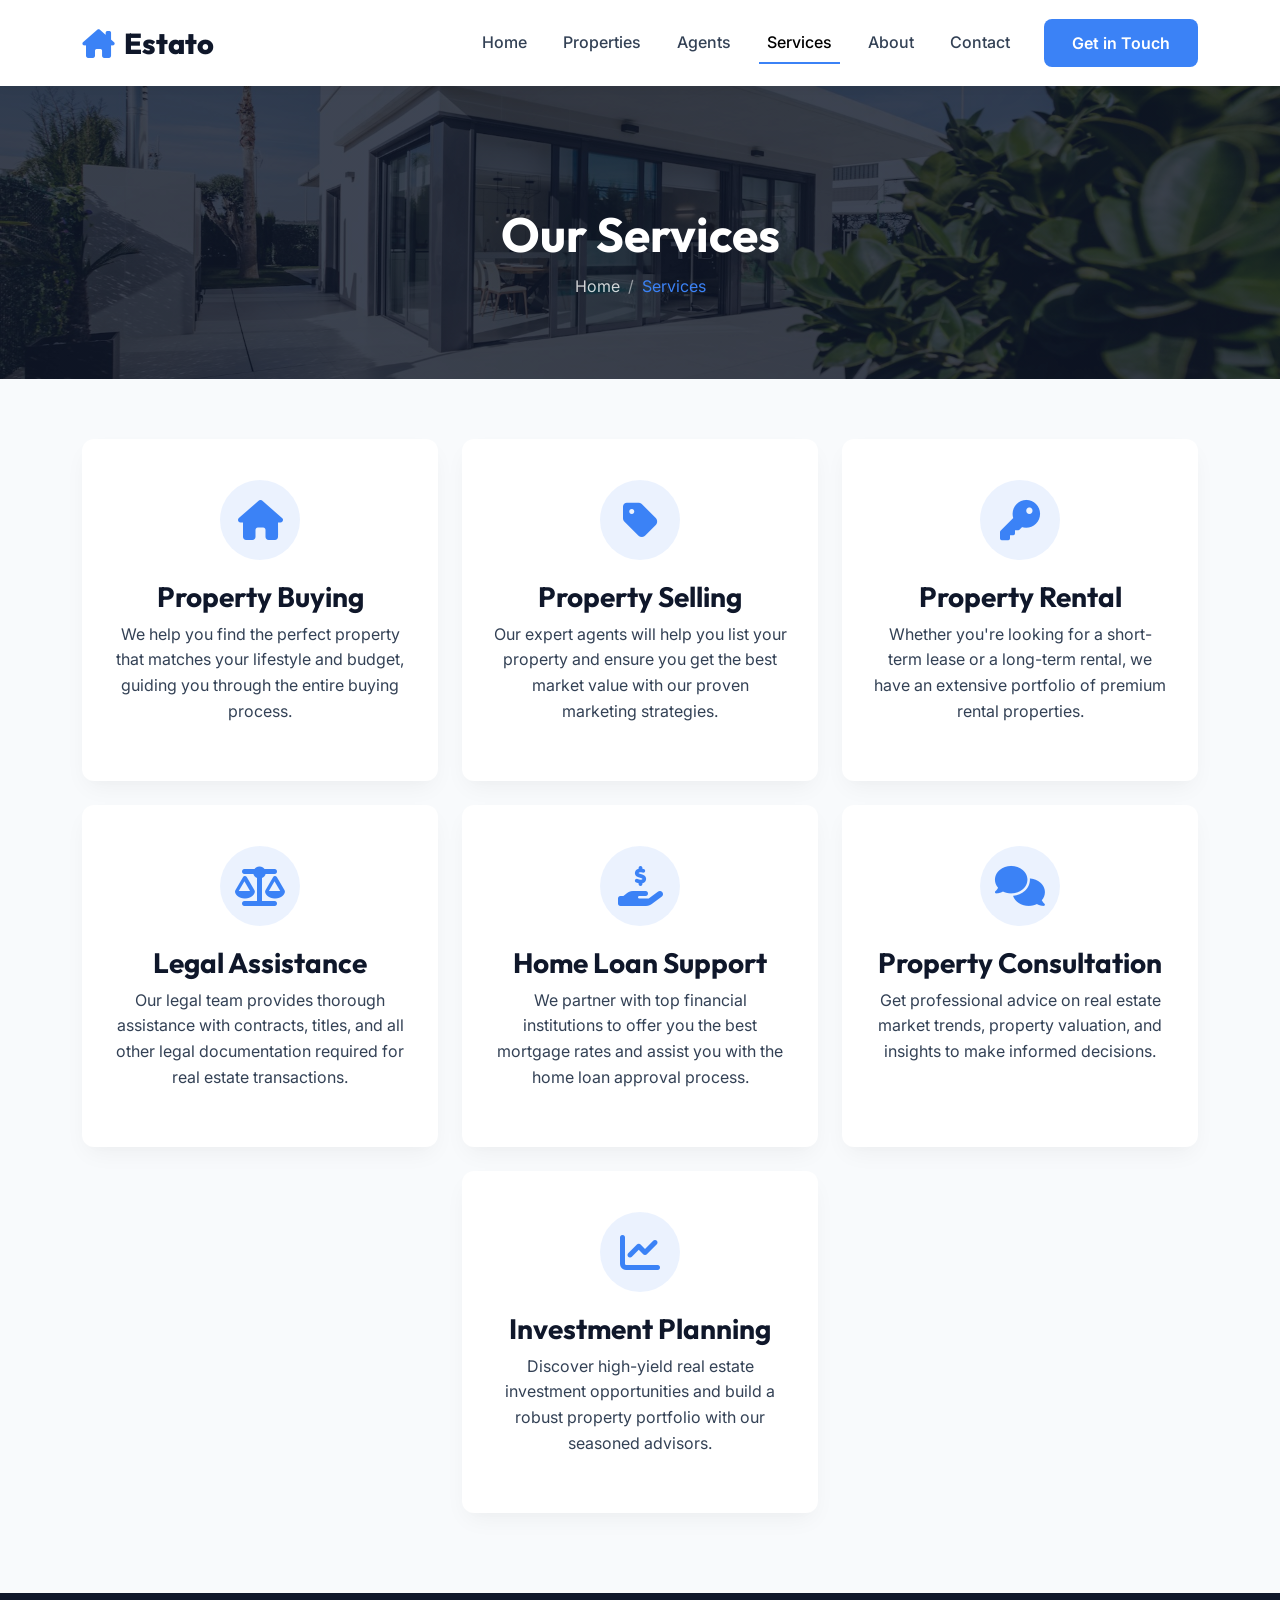
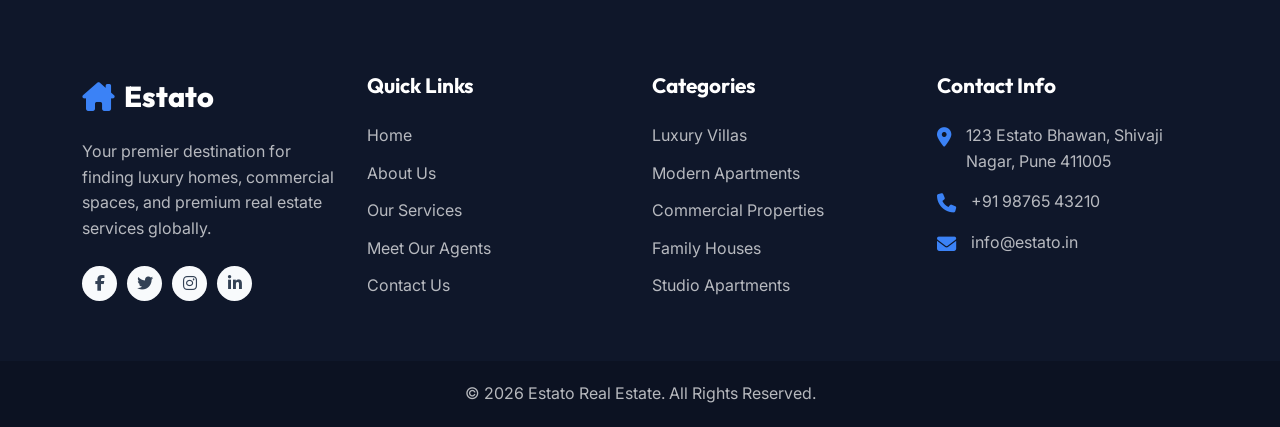
<file: pages/services.html>
<!DOCTYPE html>
<html lang="en">
<head>
    <meta charset="UTF-8">
    <meta name="viewport" content="width=device-width, initial-scale=1.0">
    <title>Services - Estato</title>
    
    <link href="https://cdn.jsdelivr.net/npm/bootstrap@5.3.0/dist/css/bootstrap.min.css" rel="stylesheet">
    <link rel="stylesheet" href="https://cdnjs.cloudflare.com/ajax/libs/font-awesome/6.4.0/css/all.min.css">
    <link rel="stylesheet" href="../css/style.css">
    <link rel="stylesheet" href="../css/responsive.css">
</head>
<body>

    <!-- Navbar -->
    <nav class="navbar navbar-expand-lg navbar-light bg-white">
        <div class="container">
            <a class="navbar-brand" href="../index.html">
                <i class="fa-solid fa-house-chimney"></i> Estato
            </a>
            <button class="navbar-toggler" type="button" data-bs-toggle="collapse" data-bs-target="#navbarNav">
                <span class="navbar-toggler-icon"></span>
            </button>
            <div class="collapse navbar-collapse" id="navbarNav">
                <ul class="navbar-nav ms-auto">
                    <li class="nav-item"><a class="nav-link" href="../index.html">Home</a></li>
                    <li class="nav-item"><a class="nav-link" href="properties.html">Properties</a></li>
                    <li class="nav-item"><a class="nav-link" href="agents.html">Agents</a></li>
                    <li class="nav-item"><a class="nav-link active" href="services.html">Services</a></li>
                    <li class="nav-item"><a class="nav-link" href="about.html">About</a></li>
                    <li class="nav-item"><a class="nav-link" href="contact.html">Contact</a></li>
                </ul>
                <div class="d-none d-lg-block ms-3">
                    <a href="contact.html" class="btn btn-custom-primary">Get in Touch</a>
                </div>
            </div>
        </div>
    </nav>

    <!-- Page Header -->
    <div class="page-header">
        <div class="container">
            <h1>Our Services</h1>
            <nav aria-label="breadcrumb">
                <ol class="breadcrumb">
                    <li class="breadcrumb-item"><a href="../index.html">Home</a></li>
                    <li class="breadcrumb-item active" aria-current="page">Services</li>
                </ol>
            </nav>
        </div>
    </div>

    <!-- Services Section -->
    <section class="section-padding pt-0">
        <div class="container">
            <div class="row g-4">
                
                <div class="col-lg-4 col-md-6">
                    <div class="service-card">
                        <div class="icon-wrapper">
                            <i class="fa-solid fa-house"></i>
                        </div>
                        <h3>Property Buying</h3>
                        <p>We help you find the perfect property that matches your lifestyle and budget, guiding you through the entire buying process.</p>
                    </div>
                </div>

                <div class="col-lg-4 col-md-6">
                    <div class="service-card">
                        <div class="icon-wrapper">
                            <i class="fa-solid fa-tag"></i>
                        </div>
                        <h3>Property Selling</h3>
                        <p>Our expert agents will help you list your property and ensure you get the best market value with our proven marketing strategies.</p>
                    </div>
                </div>

                <div class="col-lg-4 col-md-6">
                    <div class="service-card">
                        <div class="icon-wrapper">
                            <i class="fa-solid fa-key"></i>
                        </div>
                        <h3>Property Rental</h3>
                        <p>Whether you're looking for a short-term lease or a long-term rental, we have an extensive portfolio of premium rental properties.</p>
                    </div>
                </div>

                <div class="col-lg-4 col-md-6">
                    <div class="service-card">
                        <div class="icon-wrapper">
                            <i class="fa-solid fa-scale-balanced"></i>
                        </div>
                        <h3>Legal Assistance</h3>
                        <p>Our legal team provides thorough assistance with contracts, titles, and all other legal documentation required for real estate transactions.</p>
                    </div>
                </div>

                <div class="col-lg-4 col-md-6">
                    <div class="service-card">
                        <div class="icon-wrapper">
                            <i class="fa-solid fa-hand-holding-dollar"></i>
                        </div>
                        <h3>Home Loan Support</h3>
                        <p>We partner with top financial institutions to offer you the best mortgage rates and assist you with the home loan approval process.</p>
                    </div>
                </div>

                <div class="col-lg-4 col-md-6">
                    <div class="service-card">
                        <div class="icon-wrapper">
                            <i class="fa-solid fa-comments"></i>
                        </div>
                        <h3>Property Consultation</h3>
                        <p>Get professional advice on real estate market trends, property valuation, and insights to make informed decisions.</p>
                    </div>
                </div>

                <div class="col-lg-4 col-md-6 mx-auto">
                    <div class="service-card">
                        <div class="icon-wrapper">
                            <i class="fa-solid fa-chart-line"></i>
                        </div>
                        <h3>Investment Planning</h3>
                        <p>Discover high-yield real estate investment opportunities and build a robust property portfolio with our seasoned advisors.</p>
                    </div>
                </div>
            </div>
        </div>
    </section>

    <!-- Footer Placeholder -->
    <footer class="footer">
        <div class="container">
            <div class="row">
                <div class="col-lg-3 col-md-6 footer-widget">
                    <div class="footer-logo">
                        <i class="fa-solid fa-house-chimney"></i> Estato
                    </div>
                    <p>Your premier destination for finding luxury homes, commercial spaces, and premium real estate services globally.</p>
                    <div class="agent-social mt-4 justify-content-start">
                        <a href="#"><i class="fa-brands fa-facebook-f"></i></a>
                        <a href="#"><i class="fa-brands fa-twitter"></i></a>
                        <a href="#"><i class="fa-brands fa-instagram"></i></a>
                        <a href="#"><i class="fa-brands fa-linkedin-in"></i></a>
                    </div>
                </div>
                <div class="col-lg-3 col-md-6 footer-widget">
                    <h4>Quick Links</h4>
                    <ul class="footer-links">
                        <li><a href="../index.html">Home</a></li>
                        <li><a href="about.html" class="replace-page">About Us</a></li>
                        <li><a href="services.html" class="replace-page">Our Services</a></li>
                        <li><a href="agents.html" class="replace-page">Meet Our Agents</a></li>
                        <li><a href="contact.html" class="replace-page">Contact Us</a></li>
                    </ul>
                </div>
                <div class="col-lg-3 col-md-6 footer-widget">
                    <h4>Categories</h4>
                    <ul class="footer-links">
                        <li><a href="properties.html" class="replace-page">Luxury Villas</a></li>
                        <li><a href="properties.html" class="replace-page">Modern Apartments</a></li>
                        <li><a href="properties.html" class="replace-page">Commercial Properties</a></li>
                        <li><a href="properties.html" class="replace-page">Family Houses</a></li>
                        <li><a href="properties.html" class="replace-page">Studio Apartments</a></li>
                    </ul>
                </div>
                <div class="col-lg-3 col-md-6 footer-widget">
                    <h4>Contact Info</h4>
                    <ul class="footer-links footer-contact mt-4">
                        <li><i class="fa-solid fa-location-dot"></i> 123 Estato Bhawan, Shivaji Nagar, Pune 411005</li>
                        <li><i class="fa-solid fa-phone"></i> +91 98765 43210</li>
                        <li><i class="fa-solid fa-envelope"></i> info@estato.in</li>
                    </ul>
                </div>
            </div>
        </div>
        <div class="footer-bottom">
            <div class="container text-center">
                <p>&copy; 2026 Estato Real Estate. All Rights Reserved.</p>
            </div>
        </div>
    </footer>

    <!-- Scroll To Top -->
    <div class="scroll-top"><i class="fa-solid fa-arrow-up"></i></div>

    <script src="https://code.jquery.com/jquery-3.7.0.min.js"></script>
    <script src="https://cdn.jsdelivr.net/npm/bootstrap@5.3.0/dist/js/bootstrap.bundle.min.js"></script>
    <script src="../js/main.js"></script>
</body>
</html>
</file>
<file: css/style.css>
/* Google Fonts */
@import url('https://fonts.googleapis.com/css2?family=Inter:wght@300;400;500;600;700&family=Outfit:wght@400;500;600;700;800&display=swap');

/* CSS Variables */
:root {
  --primary-color: #0f172a; /* Deep Navy */
  --secondary-color: #3b82f6; /* Bright Blue */
  --accent-color: #f59e0b; /* Amber */
  --text-primary: #334155;
  --text-secondary: #64748b;
  --bg-light: #f8fafc;
  --bg-white: #ffffff;
  --border-color: #e2e8f0;
  --font-heading: 'Outfit', sans-serif;
  --font-body: 'Inter', sans-serif;
  --transition: all 0.3s cubic-bezier(0.4, 0, 0.2, 1);
  --box-shadow: 0 10px 25px -5px rgba(0, 0, 0, 0.05), 0 8px 10px -6px rgba(0, 0, 0, 0.01);
  --box-shadow-hover: 0 20px 25px -5px rgba(0, 0, 0, 0.1), 0 8px 10px -6px rgba(0, 0, 0, 0.05);
  --border-radius: 12px;
}

/* Global Styles */
body {
  font-family: var(--font-body);
  color: var(--text-primary);
  background-color: var(--bg-light);
  line-height: 1.6;
  overflow-x: hidden;
}

h1, h2, h3, h4, h5, h6 {
  font-family: var(--font-heading);
  color: var(--primary-color);
  font-weight: 700;
}

a {
  text-decoration: none;
  color: var(--secondary-color);
  transition: var(--transition);
}

a:hover {
  color: var(--primary-color);
}

img {
  max-width: 100%;
  height: auto;
}

/* Utility Classes */
.section-padding {
  padding: 80px 0;
}

.section-title {
  text-align: center;
  margin-bottom: 50px;
}

.section-title h2 {
  font-size: 2.5rem;
  margin-bottom: 15px;
  position: relative;
  display: inline-block;
}

.section-title h2::after {
  content: '';
  position: absolute;
  bottom: -10px;
  left: 50%;
  transform: translateX(-50%);
  width: 60px;
  height: 4px;
  background-color: var(--secondary-color);
  border-radius: 2px;
}

.section-title p {
  color: var(--text-secondary);
  font-size: 1.1rem;
  max-width: 600px;
  margin: 0 auto;
}

.btn-custom-primary {
  background-color: var(--secondary-color);
  color: var(--bg-white);
  padding: 12px 28px;
  border-radius: 8px;
  font-weight: 600;
  border: none;
  transition: var(--transition);
  display: inline-flex;
  align-items: center;
  gap: 8px;
}

.btn-custom-primary:hover {
  background-color: var(--primary-color);
  color: var(--bg-white);
  transform: translateY(-2px);
}

.btn-custom-outline {
  background-color: transparent;
  color: var(--primary-color);
  padding: 12px 28px;
  border-radius: 8px;
  font-weight: 600;
  border: 2px solid var(--border-color);
  transition: var(--transition);
}

.btn-custom-outline:hover {
  border-color: var(--primary-color);
  background-color: var(--primary-color);
  color: var(--bg-white);
}

/* Navbar */
.navbar {
  background-color: rgba(255, 255, 255, 0.95);
  backdrop-filter: blur(10px);
  padding: 15px 0;
  transition: var(--transition);
  box-shadow: 0 2px 10px rgba(0,0,0,0.05);
}

.navbar.sticky {
  position: fixed;
  top: 0;
  width: 100%;
  z-index: 1000;
  padding: 10px 0;
}

.navbar-brand {
  font-family: var(--font-heading);
  font-size: 1.8rem;
  font-weight: 800;
  color: var(--primary-color);
  display: flex;
  align-items: center;
  gap: 10px;
}

.navbar-brand i {
  color: var(--secondary-color);
}

.nav-link {
  font-weight: 500;
  color: var(--text-primary);
  margin: 0 10px;
  position: relative;
}

.nav-link::after {
  content: '';
  position: absolute;
  bottom: 0;
  left: 0;
  width: 0;
  height: 2px;
  background-color: var(--secondary-color);
  transition: var(--transition);
}

.nav-link:hover::after,
.nav-link.active::after {
  width: 100%;
}

.nav-link:hover,
.nav-link.active {
  color: var(--secondary-color);
}

/* Hero Section */
.hero-section {
  position: relative;
  min-height: 85vh;
  display: flex;
  align-items: center;
  background-image: linear-gradient(rgba(15, 23, 42, 0.7), rgba(15, 23, 42, 0.7)), url('../images/image_7.jpg');
  background-size: cover;
  background-position: center;
  background-attachment: fixed;
  color: var(--bg-white);
  padding-top: 100px;
}

.hero-content h1 {
  color: var(--bg-white);
  font-size: 3.5rem;
  margin-bottom: 20px;
  animation: fadeInUp 1s ease;
}

.hero-content p {
  font-size: 1.2rem;
  margin-bottom: 40px;
  opacity: 0.9;
  animation: fadeInUp 1s ease 0.2s both;
}

.hero-search-form {
  background: var(--bg-white);
  padding: 20px;
  border-radius: var(--border-radius);
  box-shadow: var(--box-shadow);
  animation: fadeInUp 1s ease 0.4s both;
  margin-bottom: 1.2rem;
}

.hero-search-form .form-control,
.hero-search-form .form-select {
  height: 50px;
  border: 1px solid var(--border-color);
  border-radius: 8px;
}

.hero-search-form .form-control:focus,
.hero-search-form .form-select:focus {
  border-color: var(--secondary-color);
  box-shadow: none;
}

/* Property Cards */
.property-card {
  background: var(--bg-white);
  border-radius: var(--border-radius);
  overflow: hidden;
  box-shadow: var(--box-shadow);
  transition: var(--transition);
  height: 100%;
  border: 1px solid var(--border-color);
}

.property-card:hover {
  transform: translateY(-10px);
  box-shadow: var(--box-shadow-hover);
}

.property-img {
  position: relative;
  height: 240px;
  overflow: hidden;
}

.property-img img {
  width: 100%;
  height: 100%;
  object-fit: cover;
  transition: transform 0.5s ease;
}

.property-card:hover .property-img img {
  transform: scale(1.1);
}

.property-badge {
  position: absolute;
  top: 15px;
  left: 15px;
  background-color: var(--secondary-color);
  color: var(--bg-white);
  padding: 5px 12px;
  border-radius: 20px;
  font-size: 0.8rem;
  font-weight: 600;
  z-index: 1;
}

.property-price {
  position: absolute;
  bottom: 15px;
  right: 15px;
  background-color: var(--primary-color);
  color: var(--bg-white);
  padding: 8px 15px;
  border-radius: 8px;
  font-weight: 700;
  font-size: 1.1rem;
  z-index: 1;
}

.property-content {
  padding: 25px;
}

.property-title {
  font-size: 1.3rem;
  margin-bottom: 10px;
}

.property-title a {
  color: var(--primary-color);
}

.property-location {
  color: var(--text-secondary);
  font-size: 0.95rem;
  margin-bottom: 20px;
  display: flex;
  align-items: center;
  gap: 5px;
}

.property-features {
  display: flex;
  justify-content: space-between;
  padding: 15px 0;
  border-top: 1px solid var(--border-color);
  border-bottom: 1px solid var(--border-color);
  margin-bottom: 20px;
}

.feature-item {
  display: flex;
  align-items: center;
  gap: 8px;
  color: var(--text-secondary);
  font-size: 0.9rem;
}

.feature-item i {
  color: var(--secondary-color);
  font-size: 1.1rem;
}

.property-footer {
  display: flex;
  justify-content: space-between;
  align-items: center;
}

/* Category Cards */
.category-card {
  position: relative;
  border-radius: var(--border-radius);
  overflow: hidden;
  height: 250px;
  display: flex;
  align-items: center;
  justify-content: center;
  text-align: center;
  color: var(--bg-white);
  transition: var(--transition);
}

.category-card img {
  position: absolute;
  top: 0;
  left: 0;
  width: 100%;
  height: 100%;
  object-fit: cover;
  transition: transform 0.5s ease;
  z-index: -2;
}

.category-card::before {
  content: '';
  position: absolute;
  top: 0;
  left: 0;
  width: 100%;
  height: 100%;
  background: rgba(15, 23, 42, 0.4);
  z-index: -1;
  transition: var(--transition);
}

.category-card:hover img {
  transform: scale(1.1);
}

.category-card:hover::before {
  background: rgba(15, 23, 42, 0.6);
}

.category-content h3 {
  color: var(--bg-white);
  margin-bottom: 5px;
}

.category-content p {
  margin: 0;
  font-size: 0.9rem;
  opacity: 0.9;
}

/* Why Choose Us & Services */
.service-card, .feature-box {
  background: var(--bg-white);
  padding: 40px 30px;
  border-radius: var(--border-radius);
  box-shadow: var(--box-shadow);
  text-align: center;
  transition: var(--transition);
  height: 100%;
  border: 1px solid transparent;
}

.service-card:hover, .feature-box:hover {
  transform: translateY(-10px);
  border-color: var(--border-color);
  box-shadow: var(--box-shadow-hover);
}

.icon-wrapper {
  width: 80px;
  height: 80px;
  background-color: rgba(59, 130, 246, 0.1);
  color: var(--secondary-color);
  border-radius: 50%;
  display: flex;
  align-items: center;
  justify-content: center;
  font-size: 2.5rem;
  margin: 0 auto 20px;
  transition: var(--transition);
}

.service-card:hover .icon-wrapper, .feature-box:hover .icon-wrapper {
  background-color: var(--secondary-color);
  color: var(--bg-white);
}

/* Counters */
.counter-section {
  background-color: var(--primary-color);
  color: var(--bg-white);
  padding: 60px 0;
}

.counter-item {
  text-align: center;
}

.counter-item h3 {
  color: var(--bg-white);
  font-size: 3rem;
  margin-bottom: 10px;
}

.counter-item p {
  font-size: 1.1rem;
  opacity: 0.8;
  margin: 0;
}

/* Agents */
.agent-card {
  background: var(--bg-white);
  border-radius: var(--border-radius);
  overflow: hidden;
  box-shadow: var(--box-shadow);
  text-align: center;
  transition: var(--transition);
}

.agent-card:hover {
  transform: translateY(-10px);
}

.agent-img {
  height: 300px;
  overflow: hidden;
  padding: 1rem;
}

.agent-img img {
  width: 100%;
  height: 100%;
  object-fit: contain;
  transition: transform 0.5s ease;
}

.agent-card:hover .agent-img img {
  transform: scale(1.05);
}

.agent-info {
  padding: 25px;
}

.agent-info h4 {
  margin-bottom: 5px;
}

.agent-info p {
  color: var(--secondary-color);
  font-size: 0.9rem;
  font-weight: 500;
  margin-bottom: 15px;
}

.agent-social {
  display: flex;
  justify-content: center;
  gap: 10px;
}

.agent-social a {
  width: 35px;
  height: 35px;
  background-color: var(--bg-light);
  color: var(--text-primary);
  border-radius: 50%;
  display: flex;
  align-items: center;
  justify-content: center;
  transition: var(--transition);
}

.agent-social a:hover {
  background-color: var(--secondary-color);
  color: var(--bg-white);
}

/* Testimonials */
.testimonial-card {
  background: var(--bg-white);
  padding: 30px;
  border-radius: var(--border-radius);
  box-shadow: var(--box-shadow);
  margin: 15px;
}

.testimonial-text {
  font-style: italic;
  color: var(--text-secondary);
  margin-bottom: 20px;
}

.testimonial-author {
  display: flex;
  align-items: center;
  gap: 15px;
}

.testimonial-author img {
  width: 60px;
  height: 60px;
  border-radius: 50%;
  object-fit: cover;
}

.testimonial-author h5 {
  margin: 0;
  font-size: 1.1rem;
}

.testimonial-author span {
  color: var(--text-secondary);
  font-size: 0.85rem;
}

/* Footer */
.footer {
  background-color: var(--primary-color);
  color: rgba(255, 255, 255, 0.7);
  padding-top: 80px;
}

.footer-widget h4 {
  color: var(--bg-white);
  margin-bottom: 25px;
  font-size: 1.3rem;
}

.footer-logo {
  font-family: var(--font-heading);
  font-size: 1.8rem;
  font-weight: 800;
  color: var(--bg-white);
  display: flex;
  align-items: center;
  gap: 10px;
  margin-bottom: 20px;
}

.footer-logo i {
  color: var(--secondary-color);
}

.footer-links {
  list-style: none;
  padding: 0;
  margin: 0;
}

.footer-links li {
  margin-bottom: 12px;
}

.footer-links a {
  color: rgba(255, 255, 255, 0.7);
  display: inline-flex;
  align-items: center;
  gap: 8px;
}

.footer-links a:hover {
  color: var(--secondary-color);
  transform: translateX(5px);
}

.footer-contact li {
  display: flex;
  gap: 15px;
  margin-bottom: 15px;
}

.footer-contact i {
  color: var(--secondary-color);
  font-size: 1.2rem;
  margin-top: 5px;
}

.newsletter-form .input-group {
  margin-bottom: 15px;
}

.newsletter-form .form-control {
  background-color: rgba(255, 255, 255, 0.1);
  border: none;
  color: var(--bg-white);
  padding: 12px 15px;
}

.newsletter-form .form-control::placeholder {
  color: rgba(255, 255, 255, 0.5);
}

.newsletter-form .btn {
  background-color: var(--secondary-color);
  color: var(--bg-white);
  border: none;
  padding: 12px 20px;
}

.footer-bottom {
  background-color: rgba(0, 0, 0, 0.2);
  padding: 20px 0;
  margin-top: 50px;
  text-align: center;
}

.footer-bottom p {
  margin: 0;
}

/* Animations */
@keyframes fadeInUp {
  from {
    opacity: 0;
    transform: translateY(30px);
  }
  to {
    opacity: 1;
    transform: translateY(0);
  }
}

/* Scroll To Top */
.scroll-top {
  position: fixed;
  bottom: 30px;
  right: 30px;
  width: 45px;
  height: 45px;
  background-color: var(--secondary-color);
  color: var(--bg-white);
  border-radius: 50%;
  display: flex;
  align-items: center;
  justify-content: center;
  font-size: 1.2rem;
  cursor: pointer;
  opacity: 0;
  visibility: hidden;
  transition: var(--transition);
  z-index: 999;
  box-shadow: 0 4px 10px rgba(0,0,0,0.1);
}

.scroll-top.active {
  opacity: 1;
  visibility: visible;
}

.scroll-top:hover {
  background-color: var(--primary-color);
  transform: translateY(-3px);
}

/* Property Filters (Properties Page) */
.filter-btn {
  background: transparent;
  border: none;
  padding: 8px 20px;
  font-weight: 600;
  color: var(--text-secondary);
  border-radius: 20px;
  transition: var(--transition);
  margin: 0 5px 10px;
}

.filter-btn.active, .filter-btn:hover {
  background: var(--secondary-color);
  color: var(--bg-white);
}

/* Property Details */
.property-gallery-main {
  border-radius: var(--border-radius);
  overflow: hidden;
  margin-bottom: 20px;
}

.property-gallery-main img {
  width: 100%;
  height: 500px;
  object-fit: cover;
}

.property-gallery-thumbs {
  display: flex;
  gap: 15px;
  overflow-x: auto;
}

.property-gallery-thumbs img {
  width: 120px;
  height: 80px;
  object-fit: cover;
  border-radius: 8px;
  cursor: pointer;
  opacity: 0.6;
  transition: var(--transition);
}

.property-gallery-thumbs img:hover,
.property-gallery-thumbs img.active {
  opacity: 1;
}

.detail-card {
  background: var(--bg-white);
  border-radius: var(--border-radius);
  padding: 30px;
  box-shadow: var(--box-shadow);
  margin-bottom: 30px;
}

.amenities-list {
  list-style: none;
  padding: 0;
  display: grid;
  grid-template-columns: repeat(auto-fill, minmax(200px, 1fr));
  gap: 15px;
}

.amenities-list li {
  display: flex;
  align-items: center;
  gap: 10px;
}

.amenities-list i {
  color: var(--secondary-color);
}

.map-placeholder {
  width: 100%;
  height: 400px;
  background: #e2e8f0;
  border-radius: var(--border-radius);
  display: flex;
  align-items: center;
  justify-content: center;
  color: var(--text-secondary);
  font-weight: 600;
}

.map-placeholder iframe{
  height: 100%;
  width: 100%;
}

/* Contact Page */
.contact-info-card {
  display: flex;
  gap: 20px;
  margin-bottom: 30px;
  background: var(--bg-white);
  padding: 25px;
  border-radius: var(--border-radius);
  box-shadow: var(--box-shadow);
}

.contact-info-card .icon {
  width: 60px;
  height: 60px;
  background: rgba(59, 130, 246, 0.1);
  color: var(--secondary-color);
  border-radius: 50%;
  display: flex;
  align-items: center;
  justify-content: center;
  font-size: 1.5rem;
  flex-shrink: 0;
}

/* Page Header (Internal Pages) */
.page-header {
  background-image: linear-gradient(rgba(15, 23, 42, 0.8), rgba(15, 23, 42, 0.8)), url('../images/image_16.jpg');
  background-size: cover;
  background-position: center;
  padding: 120px 0 80px;
  text-align: center;
  color: var(--bg-white);
  margin-bottom: 60px;
}

.page-header h1 {
  color: var(--bg-white);
  font-size: 3rem;
  margin-bottom: 10px;
}

.breadcrumb {
  background: transparent;
  justify-content: center;
  margin: 0;
  padding: 0;
}

.breadcrumb-item a {
  color: rgba(255, 255, 255, 0.8);
}

.breadcrumb-item.active {
  color: var(--secondary-color);
}

.breadcrumb-item + .breadcrumb-item::before {
  color: rgba(255, 255, 255, 0.5);
}
</file>
<file: css/responsive.css>
/* Responsive Styling */

@media (max-width: 991.98px) {
  .hero-content h1 {
    font-size: 2.8rem;
  }
  
  .navbar-collapse {
    background: var(--bg-white);
    padding: 20px;
    border-radius: 8px;
    box-shadow: 0 10px 20px rgba(0,0,0,0.1);
    margin-top: 15px;
  }
  
  .nav-link {
    padding: 10px 0;
    border-bottom: 1px solid var(--border-color);
  }
  
  .nav-link::after {
    display: none;
  }
  
  .section-padding {
    padding: 60px 0;
  }
  
  .footer {
    padding-top: 60px;
  }
  
  .footer-widget {
    margin-bottom: 40px;
  }
}

@media (max-width: 767.98px) {
  .hero-content h1 {
    font-size: 2.2rem;
  }
  
  .hero-search-form {
    padding: 15px;
  }
  
  .hero-search-form .btn {
    width: 100%;
    margin-top: 10px;
  }
  
  .section-title h2 {
    font-size: 2rem;
  }
  
  .counter-item {
    margin-bottom: 30px;
  }
  
  .page-header {
    padding: 100px 0 60px;
  }
  
  .page-header h1 {
    font-size: 2.2rem;
  }
}

@media (max-width: 575.98px) {
  .property-gallery-main img {
    height: 300px;
  }
  
  .property-gallery-thumbs img {
    width: 80px;
    height: 60px;
  }
  
  .detail-card {
    padding: 20px;
  }
  
  .amenities-list {
    grid-template-columns: 1fr;
  }
  
  .contact-info-card {
    flex-direction: column;
    text-align: center;
    align-items: center;
  }
}
</file>
